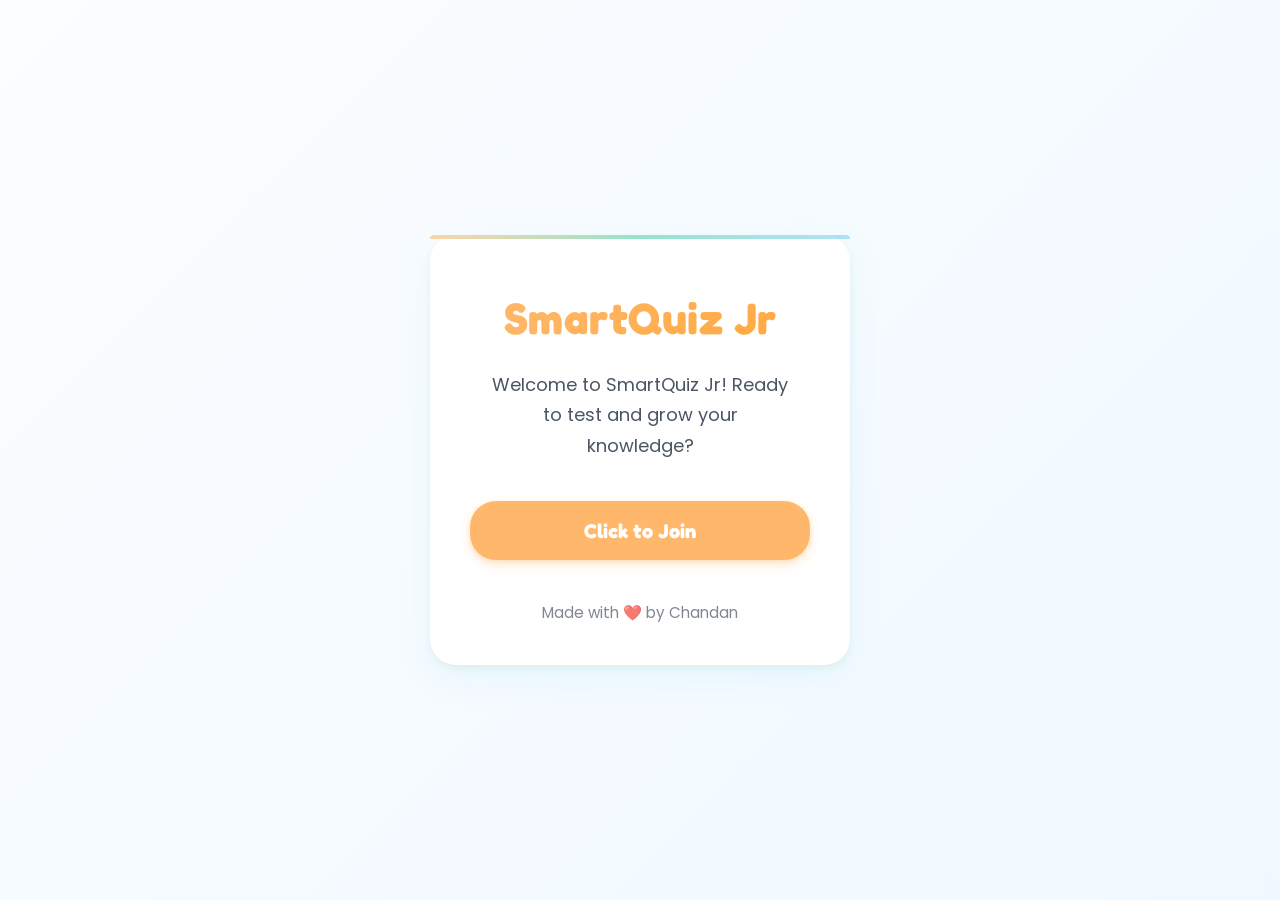
<file: index.html>
<!DOCTYPE html>
<html lang="en">
<head>
  <meta http-equiv="Cache-Control" content="no-store, no-cache, must-revalidate, max-age=0">
  <meta http-equiv="Pragma" content="no-cache">
  <meta http-equiv="Expires" content="0">
  <meta charset="UTF-8">
  <meta name="viewport" content="width=device-width, initial-scale=1.0">
  <title>Smart Quiz</title>
  <link rel="stylesheet" href="static/css/styles.css">
  <link href="https://fonts.googleapis.com/css2?family=Baloo+Bhai&family=Fredoka+One&family=Poppins&family=Quicksand&display=swap" rel="stylesheet">

</head>
<body>
  <div class="card">
    <div class="logo">SmartQuiz Jr</div>
    <div class="tagline">Welcome to SmartQuiz Jr! Ready to test and grow your knowledge?</div>
    <a href="templates/join.html" style="width: 100%; text-decoration: none;">
      <button class="join-btn">Click to Join</button>
    </a>
    <div class="footer">Made with ❤️ by Chandan</div>
  </div>
</body>
</html>
</file>
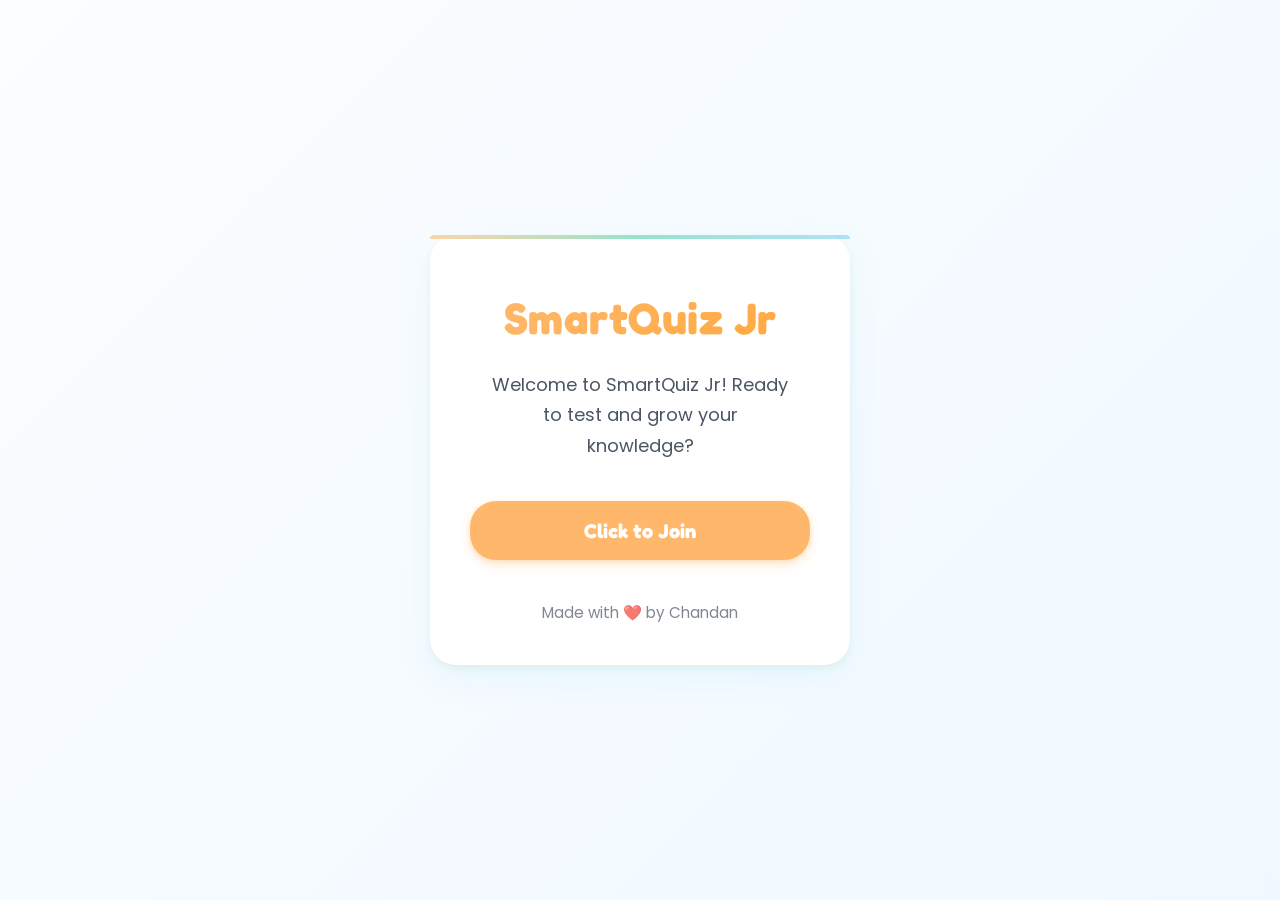
<file: templates/index.html>
<!-- templates/index.html -->
<!DOCTYPE html>
<html lang="en">

<head>
  <meta http-equiv="Cache-Control" content="no-store, no-cache, must-revalidate, max-age=0">
  <meta http-equiv="Pragma" content="no-cache">
  <meta http-equiv="Expires" content="0">
  <meta charset="UTF-8">
  <meta name="viewport" content="width=device-width, initial-scale=1.0">
  <title>Smart Quiz</title>
  <link rel="stylesheet" href="../static/css/styles.css">
  <link
    href="https://fonts.googleapis.com/css2?family=Baloo+Bhai&family=Fredoka+One&family=Poppins&family=Quicksand&display=swap"
    rel="stylesheet">

</head>

<body>
  <div class="card">
    <div class="logo">SmartQuiz Jr</div>
    <div class="tagline">Welcome to SmartQuiz Jr! Ready to test and grow your knowledge?</div>
    <a href="join.html" style="width: 100%; text-decoration: none;">
      <button class="join-btn">Click to Join</button>
    </a>
    <div class="footer">Made with ❤️ by Chandan</div>
  </div>
  <script>
    // Add to your JS file or <script> tag
    document.querySelector('.join-btn').addEventListener('click', function (e) {
      // Trigger bloom animation
      this.classList.add('blooming');

      // Haptic feedback (mobile only)
      if (navigator.vibrate) {
        navigator.vibrate(10);
      }

      // Remove class after animation completes
      setTimeout(() => {
        this.classList.remove('blooming');
      }, 350);
    });

  </script>
</body>

</html>
</file>
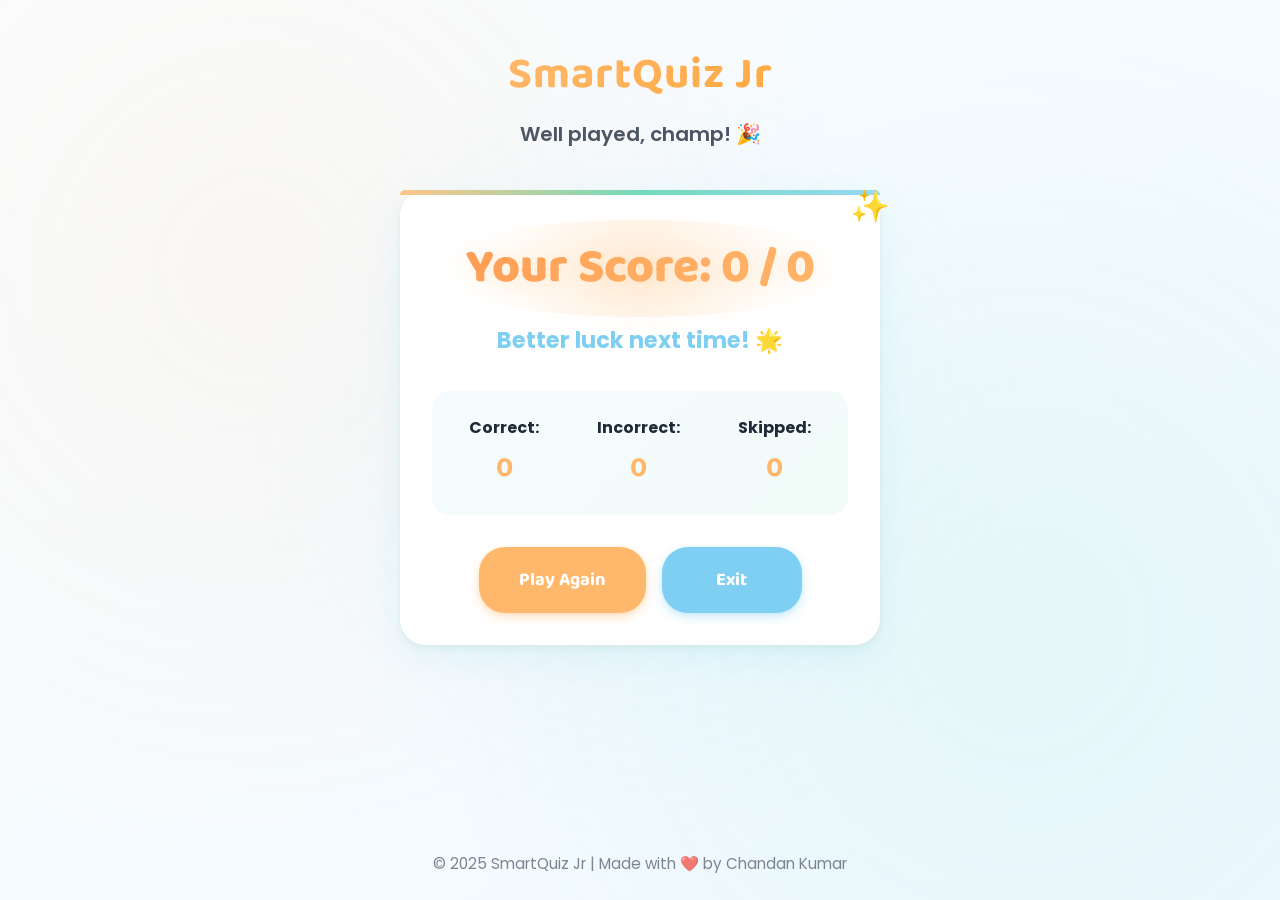
<file: templates/score.html>
<!-- score.html -->
<!DOCTYPE html>
<html lang="en">

<head>
  <meta http-equiv="Cache-Control" content="no-store, no-cache, must-revalidate, max-age=0">
  <meta http-equiv="Pragma" content="no-cache">
  <meta http-equiv="Expires" content="0">

  <meta charset="UTF-8" />
  <meta name="viewport" content="width=device-width, initial-scale=1" />
  <title>SmartQuiz Jr – Your Score</title>
  <link href="https://fonts.googleapis.com/css2?family=Baloo+Bhai&family=Fredoka+One&family=Poppins&family=Quicksand&display=swap" rel="stylesheet" />
  <link href="https://fonts.googleapis.com/css2?family=Baloo+2:wght@600;700;800&family=Poppins:wght@400;600;700&display=swap" rel="stylesheet">
  <link rel="stylesheet" href="/static/css/score.css" />
</head>

<body>
  <header class="score-header">
    <div class="logo">SmartQuiz Jr</div>
    <p class="tagline">Well played, champ! 🎉</p>
  </header>

  <main class="result-card">
    <h1 class="score-display" id="score-display">Your Score: 0 / 0</h1>

    <p class="performance-summary" id="performance-summary">Loading your summary...</p>

    <section class="detailed-breakdown" id="detailed-breakdown" aria-label="Detailed Score Breakdown">
      <div><strong>Correct:</strong> <span id="correct-count">0</span></div>
      <div><strong>Incorrect:</strong> <span id="incorrect-count">0</span></div>
      <div><strong>Skipped:</strong> <span id="skipped-count">0</span></div>
    </section>

    <!-- Optional leaderboard placeholder -->
    <section class="leaderboard" id="leaderboard" aria-label="Leaderboard" hidden>
      <h2>Top Players</h2>
      <ol id="leaderboard-list">
        <!-- Leaderboard entries go here -->
      </ol>
    </section>

    <div class="action-buttons">
      <button id="play-again-btn">Play Again</button>
      <button id="exit-btn">Exit</button>
      <!-- Optional share button -->
      <!-- <button id="share-btn">Share Result</button> -->
    </div>
  </main>

  <footer class="score-footer">
    © 2025 SmartQuiz Jr | Made with ❤️ by Chandan Kumar
  </footer>

  <script src="/static/js/score.js?v=${new Date().getTime()}"></script>
</body>

</html>
</file>
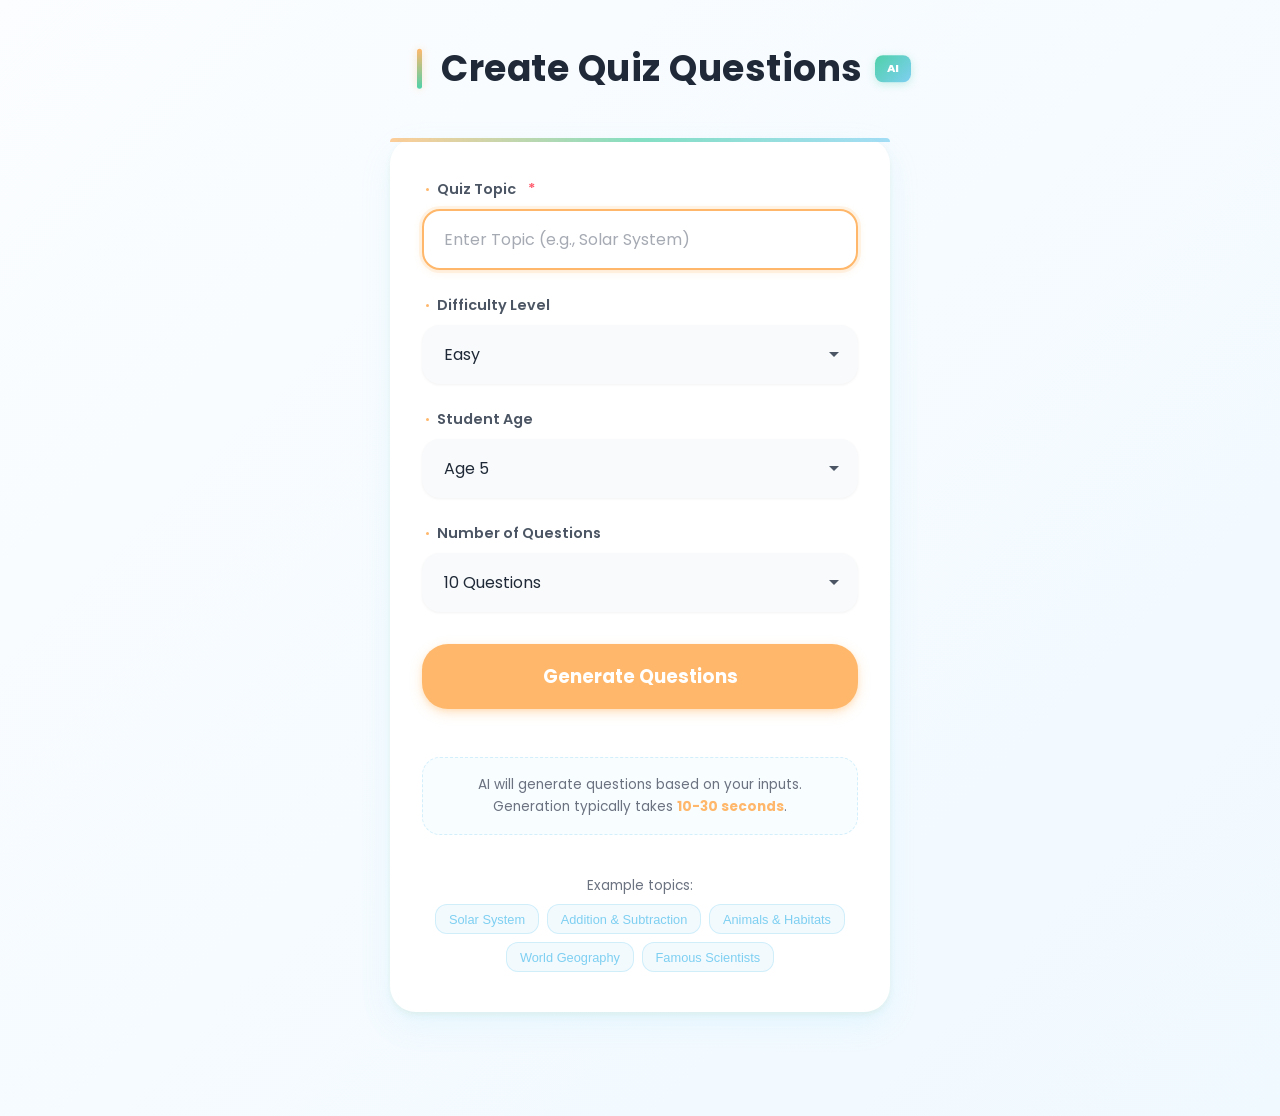
<file: templates/teacher_generate.html>
<!-- teacher_generate.html -->
<!DOCTYPE html>
<html>

<head>
    <title>Generate Quiz - SmartQuiz Jr</title>
    <link href="https://fonts.googleapis.com/css2?family=Poppins:wght@400;600&display=swap" rel="stylesheet" />
    <link rel="stylesheet" href="../static/css/teacher_generate.css">
</head>

<body>

    <h2>Create Quiz Questions</h2>

    <div class="form">
        <input type="text" id="topic-input" placeholder="Enter Topic (e.g., Solar System)">

        <select id="difficulty-input">
            <option value="easy">Easy</option>
            <option value="medium">Medium</option>
            <option value="hard">Hard</option>
        </select>

        <select id="age-input">
            <option value="5">Age 5</option>
            <option value="6">Age 6</option>
            <option value="7">Age 7</option>
            <option value="8">Age 8</option>
            <option value="9">Age 9</option>
            <option value="10">Age 10</option>
        </select>

        <!-- Added Number of Questions dropdown -->
        <select id="questions-input">
            <option value="5">5 Questions</option>
            <option value="10" selected>10 Questions</option>
            <option value="15">15 Questions</option>
            <option value="20">20 Questions</option>
        </select>


        <button id="generate-btn">Generate Questions</button>
    </div>

    <div id="status"></div>

    <script src="../static/js/teacher_generate.js?v=1"></script>

</body>

</html>
</file>
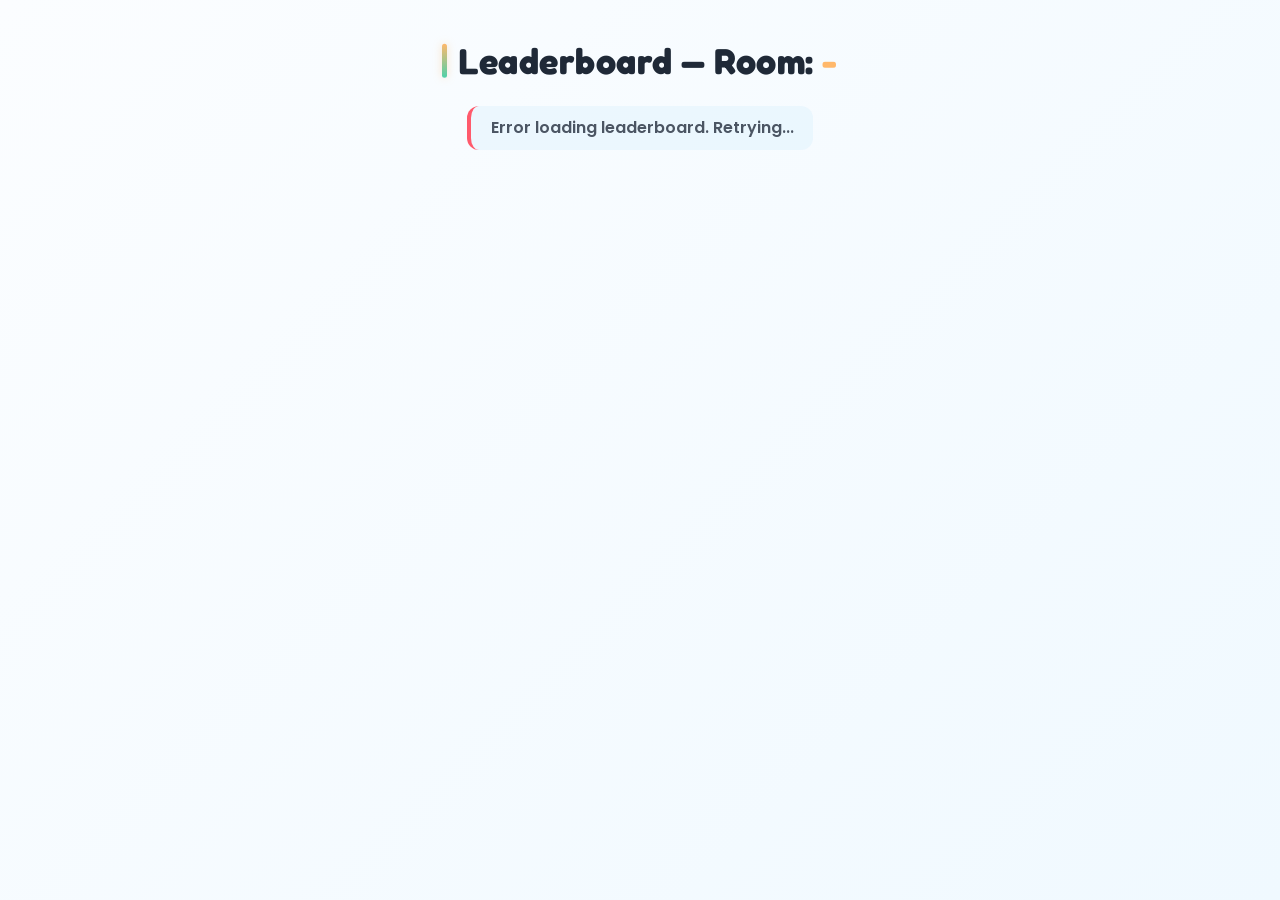
<file: templates/teacher_leaderboard.html>
<!-- teacher_leaderboard.html -->
<!DOCTYPE html>
<html>

<head>
  <meta http-equiv="Cache-Control" content="no-store, no-cache, must-revalidate, max-age=0">
  <meta http-equiv="Pragma" content="no-cache">
  <meta http-equiv="Expires" content="0">

  <meta charset="utf-8" />
  <title>Teacher - Leaderboard</title>
  <link href="https://fonts.googleapis.com/css2?family=Baloo+Bhai&family=Fredoka+One&family=Poppins&family=Quicksand&display=swap" rel="stylesheet" />
  <link rel="stylesheet" href="../static/css/teacher_leaderboard.css">
</head>

<body>
  <h1>Leaderboard — Room: <span id="room"></span></h1>
  <p id="status">Loading...</p>
  <table id="leader-table" hidden>
    <thead>
      <tr>
        <th>#</th>
        <th>Student</th>
        <th>Score</th>
        <th>Time (s)</th>
        <th>Submitted At</th>
      </tr>
    </thead>
    <tbody></tbody>
  </table>

  <script src="../static/js/teacher_leaderboard.js?v=${new Date().getTime()}"></script>
</body>

</html>
</file>
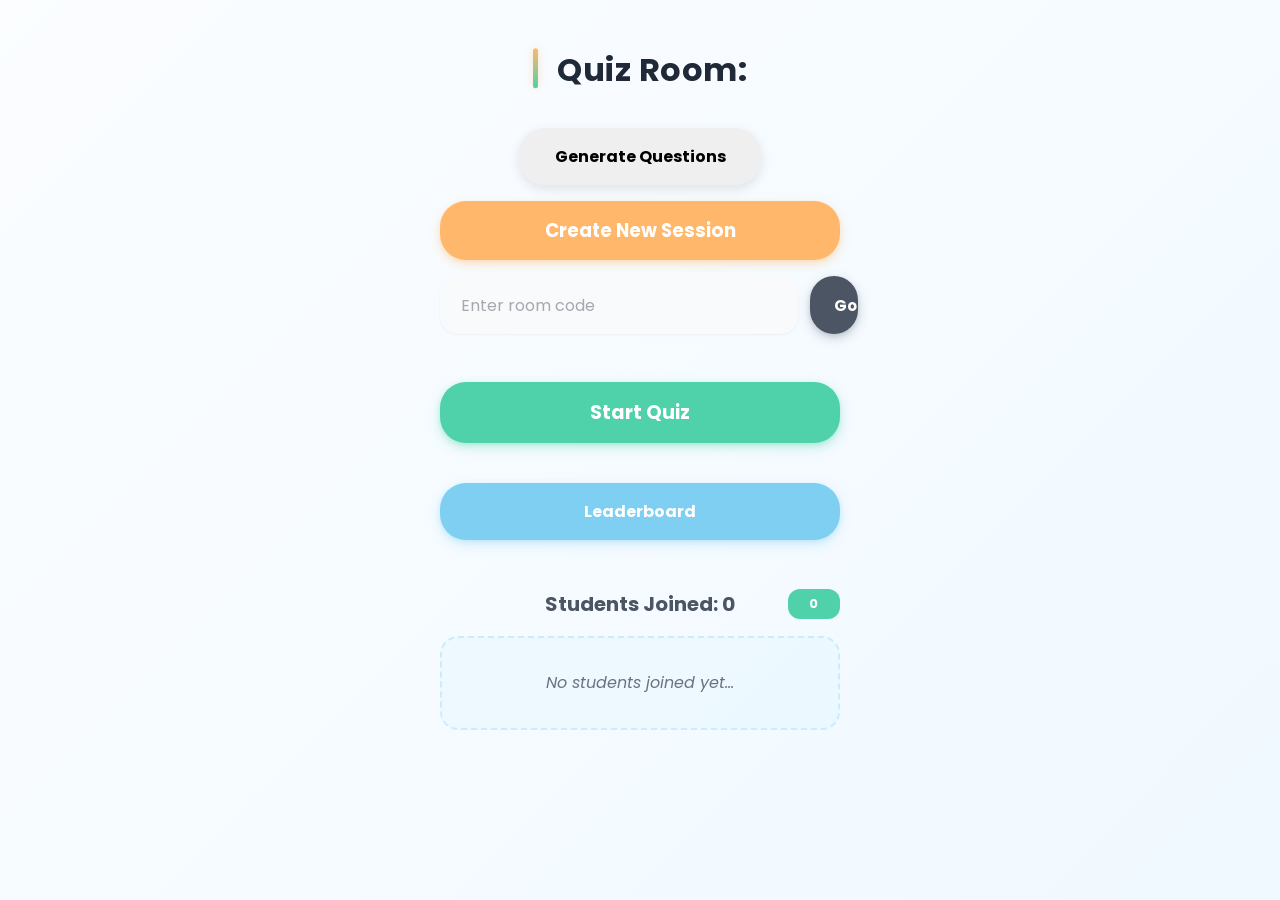
<file: templates/teacher_start.html>
<!-- teacher_start.html -->
<!DOCTYPE html>
<html>

<head>
    <meta http-equiv="Cache-Control" content="no-store, no-cache, must-revalidate, max-age=0">
    <meta http-equiv="Pragma" content="no-cache">
    <meta http-equiv="Expires" content="0">

    <title>Start Quiz - SmartQuiz Jr</title>
    <link
        href="https://fonts.googleapis.com/css2?family=Baloo+Bhai&family=Fredoka+One&family=Poppins&family=Quicksand&display=swap"
        rel="stylesheet" />
    <link rel="stylesheet" href="../static/css/teacher_start.css">
</head>

<body>

    <h2>Quiz Room: <span id="room"></span></h2>
    <!-- <input type="text" id="topic-input" placeholder="Enter Topic (e.g., Solar System)" /> -->
    <button id="go-to-generate-btn">Generate Questions</button>
    <button id="create-session-btn">Create New Session</button>
    <div>
        <input type="text" id="room-input" placeholder="Enter room code">
        <button onclick="setRoom()">Go To Room</button>
    </div>

    <button id="start-btn">Start Quiz</button>

    <button id="leaderboard-btn">Leaderboard</button>

    <h3>Students Joined:</h3>
    <ul id="students-list"></ul>

    <script src="../static/js/teacher_start.js?v=${new Date().getTime()}"></script>
</body>

</html>
</file>
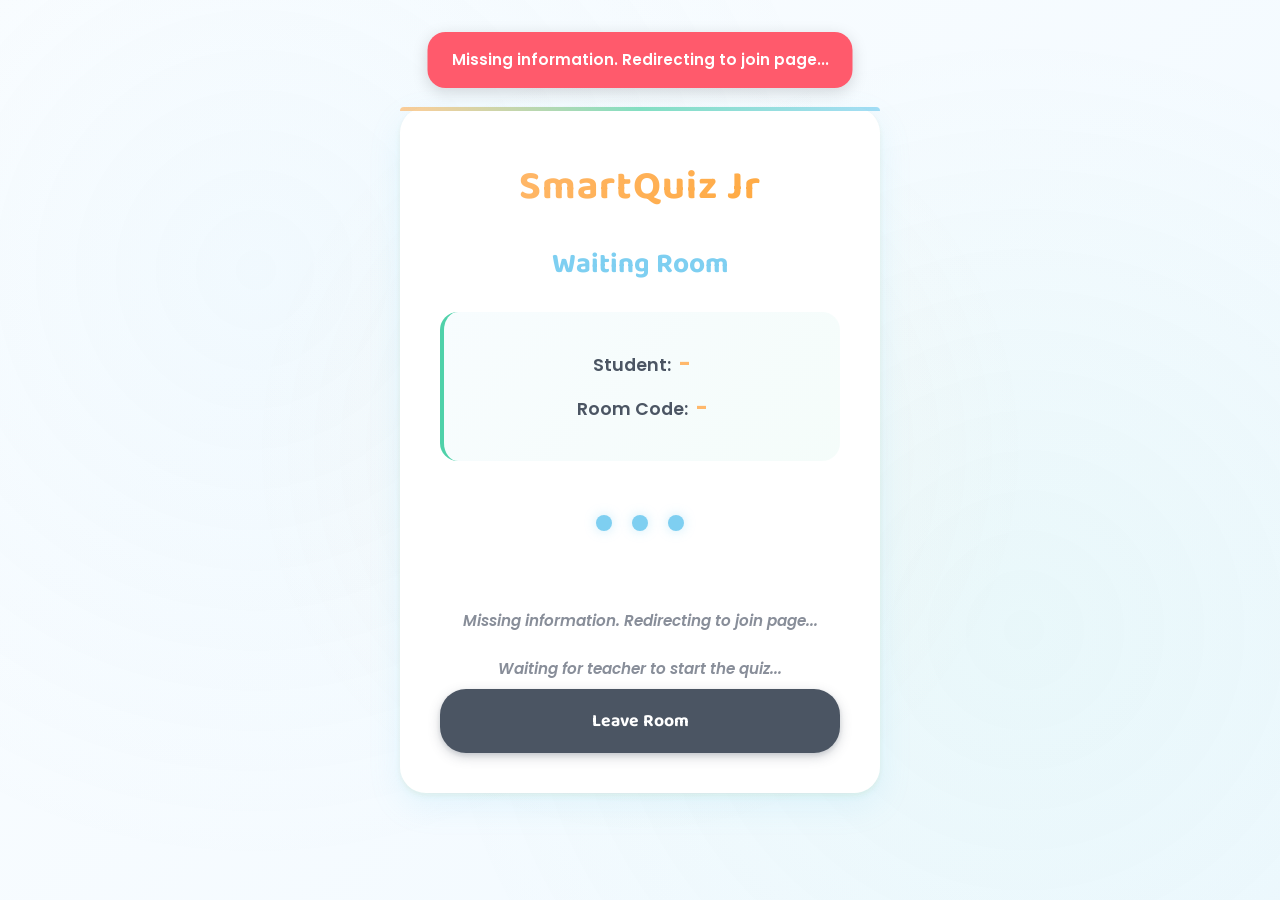
<file: templates/waiting_room.html>
<!-- waiting_room.html -->
<!DOCTYPE html>
<html lang="en">

<head>
    <meta http-equiv="Cache-Control" content="no-store, no-cache, must-revalidate, max-age=0">
    <meta http-equiv="Pragma" content="no-cache">
    <meta http-equiv="Expires" content="0">

    <meta charset="UTF-8">
    <meta name="viewport" content="width=device-width, initial-scale=1.0">
    <title>Waiting Room</title>
    <link
        href="https://fonts.googleapis.com/css2?family=Baloo+Bhai&family=Fredoka+One&family=Poppins&family=Quicksand&display=swap"
        rel="stylesheet" />
    <link href="https://fonts.googleapis.com/css2?family=Baloo+2:wght@600;700;800&family=Poppins:wght@400;600;700&display=swap" rel="stylesheet">
    <link rel="stylesheet" href="../static/css/waiting_room.css">
</head>

<body>
    <main class="waiting-card">
        <div class="logo">SnartQuiz Jr</div>
        <h2 class="room-title">Waiting Room</h2>
        <div class="info-section">
            <div class="info-text">
                <span id="display-username">
                    Student: &nbsp;<strong></strong>
                </span>
            </div>
            <div class="info-text">
                <span id="display-room">
                    Room Code: &nbsp;<strong></strong>
                </span>
            </div>
        </div>
        <div class="waiting-indicator">
            <div class="dot"></div>
            <div class="dot"></div>
            <div class="dot"></div>
        </div>
        <button class="leave-btn" onclick="window.location.href='join.html'">Leave Room</button>
    </main>
    <script src="../static/js/waiting_room.js?v=${new Date().getTime()}"></script>
</body>

</html>
</file>
<file: static/css/styles.css>
/* styles.css */
:root {
  /* Lumen Color Palette */
  --lumen-amber: #FFB86B;
  --verde-calm: #4FD1A9;
  --sky-chalk: #7ECFF1;
  
  /* Neutrals */
  --dark-text: #1F2937;
  --mid-text: #4B5563;
  --surface: #FBFDFF;
  --frost: rgba(255, 255, 255, 0.66);
  
  /* Semantic Colors */
  --success: #29C36A;
  --warning: #FF9A52;
  --error: #FF5A6C;
  
  /* Shape & Radius System */
  --radius-friendly: 18px;
  --radius-soft: 26px;
  
  /* Motion System */
  --duration-micro: 140ms;
  --duration-small: 220ms;
  --duration-medium: 350ms;
  --duration-page: 300ms;
  --easing-soft-spring: cubic-bezier(.2, .9, .2, 1);
  --easing-gentle: cubic-bezier(.4, 0, .2, 1);
  
  /* Typography Scale */
  --font-kid-heading: 'Baloo 2', 'Fredoka One', 'Baloo Bhai', cursive;
  --font-kid-body: 'Poppins', 'Quicksand', sans-serif;
  --font-neutral: 'Inter', 'Nunito Sans', sans-serif;
}

/* Reduced Motion Support */
@media (prefers-reduced-motion: reduce) {
  :root {
    --duration-micro: 0ms;
    --duration-small: 0ms;
    --duration-medium: 0ms;
    --duration-page: 0ms;
  }
  
  *,
  *::before,
  *::after {
    animation-duration: 0.01ms !important;
    animation-iteration-count: 1 !important;
    transition-duration: 0.01ms !important;
  }
}

/* ========================================
   2. Base & Reset
   ======================================== */
* {
  margin: 0;
  padding: 0;
  box-sizing: border-box;
}

body {
  background: linear-gradient(135deg, #FBFDFF 0%, #F0F9FF 100%);
  margin: 0;
  min-height: 100vh;
  display: flex;
  align-items: center;
  justify-content: center;
  font-family: var(--font-kid-body);
  color: var(--dark-text);
  line-height: 1.6;
  -webkit-font-smoothing: antialiased;
  -moz-osx-font-smoothing: grayscale;
  overflow-x: hidden;
}

/* ========================================
   3. Card Component
   ======================================== */
.card {
  background: #FFFFFF;
  padding: 3rem 2.5rem 2.5rem 2.5rem;
  border-radius: var(--radius-soft);
  box-shadow: 
    0 4px 6px rgba(79, 209, 169, 0.08),
    0 12px 32px rgba(126, 207, 241, 0.12),
    0 2px 4px rgba(255, 184, 107, 0.06);
  display: flex;
  flex-direction: column;
  align-items: center;
  min-width: 320px;
  max-width: 90vw;
  width: 420px;
  position: relative;
  animation: cardEnter var(--duration-page) var(--easing-soft-spring) forwards;
  transform-origin: center center;
}

/* Card entrance animation */
@keyframes cardEnter {
  from {
    opacity: 0;
    transform: translateY(12px) scale(0.985);
  }
  to {
    opacity: 1;
    transform: translateY(0) scale(1);
  }
}

/* Decorative accent - subtle Lumen touch */
.card::before {
  content: '';
  position: absolute;
  top: 0;
  left: 0;
  right: 0;
  height: 4px;
  background: linear-gradient(90deg, var(--lumen-amber) 0%, var(--verde-calm) 50%, var(--sky-chalk) 100%);
  border-radius: var(--radius-soft) var(--radius-soft) 0 0;
  opacity: 0.6;
}

/* ========================================
   4. Logo Component
   ======================================== */
.logo {
  font-family: var(--font-kid-heading);
  font-size: 2.75rem;
  font-weight: 700;
  background: linear-gradient(135deg, var(--lumen-amber) 0%, #FFA940 100%);
  -webkit-background-clip: text;
  -webkit-text-fill-color: transparent;
  background-clip: text;
  letter-spacing: 0.5px;
  margin-bottom: 1rem;
  text-align: center;
  position: relative;
  animation: logoGlow 3s ease-in-out infinite;
}

/* Subtle glow animation for logo */
@keyframes logoGlow {
  0%, 100% {
    filter: drop-shadow(0 2px 8px rgba(255, 184, 107, 0.3));
  }
  50% {
    filter: drop-shadow(0 2px 12px rgba(255, 184, 107, 0.5));
  }
}

/* ========================================
   5. Tagline Component
   ======================================== */
.tagline {
  font-family: var(--font-kid-body);
  font-size: 1.125rem;
  font-weight: 400;
  color: var(--mid-text);
  margin-bottom: 2rem;
  text-align: center;
  line-height: 1.7;
  max-width: 90%;
}

/* ========================================
   6. Lumen Bloom Button (Signature Moment)
   ======================================== */
.join-btn {
  width: 100%;
  padding: 1.1rem 2rem;
  background: var(--lumen-amber);
  color: #FFFFFF;
  font-family: var(--font-kid-heading);
  font-size: 1.25rem;
  font-weight: 700;
  border: none;
  border-radius: var(--radius-soft);
  margin-top: 0.5rem;
  cursor: pointer;
  box-shadow: 
    0 4px 12px rgba(255, 184, 107, 0.35),
    0 2px 4px rgba(255, 184, 107, 0.2);
  transition: 
    transform var(--duration-micro) var(--easing-soft-spring),
    box-shadow var(--duration-small) var(--easing-gentle);
  position: relative;
  overflow: hidden;
  isolation: isolate;
  will-change: transform;
}

/* Lumen Bloom: Radial glow layer */
.join-btn::before {
  content: '';
  position: absolute;
  top: 50%;
  left: 50%;
  width: 0;
  height: 0;
  border-radius: 50%;
  background: radial-gradient(circle, rgba(255, 255, 255, 0.4) 0%, transparent 70%);
  transform: translate(-50%, -50%);
  opacity: 0;
  pointer-events: none;
  z-index: -1;
}

/* Hover state - gentle lift */
.join-btn:hover {
  transform: translateY(-2px) scale(1.01);
  box-shadow: 
    0 6px 20px rgba(255, 184, 107, 0.45),
    0 3px 8px rgba(255, 184, 107, 0.3);
}

/* Focus state - accessibility */
.join-btn:focus-visible {
  outline: 3px solid var(--lumen-amber);
  outline-offset: 4px;
  box-shadow: 
    0 0 0 4px rgba(255, 184, 107, 0.2),
    0 6px 20px rgba(255, 184, 107, 0.45);
}

/* Active state - Lumen Bloom trigger */
.join-btn:active {
  transform: translateY(0) scale(0.98);
  transition-duration: 80ms;
}

/* Lumen Bloom Animation */
@keyframes lumenBloom {
  0% {
    width: 0;
    height: 0;
    opacity: 0;
  }
  30% {
    opacity: 1;
  }
  100% {
    width: 400px;
    height: 400px;
    opacity: 0;
  }
}

.join-btn.blooming::before {
  animation: lumenBloom var(--duration-medium) var(--easing-soft-spring) forwards;
}

/* ========================================
   7. Footer Component
   ======================================== */
.footer {
  margin-top: 2.5rem;
  font-family: var(--font-kid-body);
  font-size: 0.95rem;
  font-weight: 400;
  color: var(--mid-text);
  text-align: center;
  user-select: none;
  opacity: 0.7;
}

/* ========================================
   8. Responsive Design
   ======================================== */
@media (max-width: 490px) {
  .card {
    width: 95vw;
    padding: 2rem 1.5rem 1.8rem 1.5rem;
    min-width: unset;
  }
  
  .logo {
    font-size: 2rem;
    margin-bottom: 0.75rem;
  }
  
  .tagline {
    font-size: 1rem;
    margin-bottom: 1.5rem;
  }
  
  .join-btn {
    font-size: 1.1rem;
    padding: 1rem 1.5rem;
  }
  
  .footer {
    font-size: 0.875rem;
    margin-top: 2rem;
  }
}

@media (max-width: 360px) {
  .card {
    padding: 1.5rem 1.25rem;
  }
  
  .logo {
    font-size: 1.75rem;
  }
  
  .tagline {
    font-size: 0.95rem;
  }
  
  .join-btn {
    font-size: 1rem;
    padding: 0.9rem 1.25rem;
  }
}

/* ========================================
   9. Accessibility Enhancements
   ======================================== */

/* High contrast mode support */
@media (prefers-contrast: high) {
  .card {
    border: 2px solid var(--dark-text);
  }
  
  .join-btn {
    border: 2px solid var(--dark-text);
  }
}

/* ========================================
   10. Performance Optimizations
   ======================================== */

/* GPU acceleration hints */
.join-btn,
.card {
  transform: translateZ(0);
  backface-visibility: hidden;
  perspective: 1000px;
}

/* ========================================
   11. Utility Classes (for future use)
   ======================================== */

/* Lumen Accent Classes */
.lumen-accent {
  color: var(--lumen-amber);
}

.verde-accent {
  color: var(--verde-calm);
}

.sky-accent {
  color: var(--sky-chalk);
}

/* Screen reader only */
.sr-only {
  position: absolute;
  width: 1px;
  height: 1px;
  padding: 0;
  margin: -1px;
  overflow: hidden;
  clip: rect(0, 0, 0, 0);
  white-space: nowrap;
  border-width: 0;
}
</file>
<file: static/css/score.css>
/* score.css */
:root {
  /* Lumen Color Palette */
  --lumen-amber: #FFB86B;
  --verde-calm: #4FD1A9;
  --sky-chalk: #7ECFF1;

  /* Neutrals */
  --dark-text: #1F2937;
  --mid-text: #4B5563;
  --light-text: #6B7280;
  --surface: #FBFDFF;

  /* Semantic */
  --success: #29C36A;
  --warning: #FF9A52;
  --error: #FF5A6C;

  /* Shape System */
  --radius-friendly: 18px;
  --radius-soft: 26px;

  /* Motion System */
  --duration-micro: 140ms;
  --duration-small: 220ms;
  --duration-medium: 350ms;
  --duration-celebration: 600ms;
  --easing-soft-spring: cubic-bezier(.2, .9, .2, 1);
  --easing-bounce: cubic-bezier(.68, -.55, .265, 1.55);

  /* Typography */
  --font-kid-heading: 'Baloo 2', 'Fredoka One', 'Baloo Bhai', cursive;
  --font-kid-body: 'Poppins', 'Quicksand', sans-serif;
}

/* Reduced Motion Support */
@media (prefers-reduced-motion: reduce) {
  :root {
    --duration-micro: 0ms;
    --duration-small: 0ms;
    --duration-medium: 0ms;
    --duration-celebration: 0ms;
  }

  *,
  *::before,
  *::after {
    animation-duration: 0.01ms !important;
    animation-iteration-count: 1 !important;
    transition-duration: 0.01ms !important;
  }
}

/* ========================================
   2. Base Styles
   ======================================== */
* {
  margin: 0;
  padding: 0;
  box-sizing: border-box;
}

body {
  margin: 0;
  min-height: 100vh;
  background: linear-gradient(135deg, #FBFDFF 0%, #F0F9FF 100%);
  font-family: var(--font-kid-body);
  color: var(--dark-text);
  display: flex;
  flex-direction: column;
  align-items: center;
  line-height: 1.6;
  -webkit-font-smoothing: antialiased;
  -moz-osx-font-smoothing: grayscale;
  position: relative;
  overflow-x: hidden;
}

/* Celebratory background particles */
body::before {
  content: '';
  position: fixed;
  top: 0;
  left: 0;
  right: 0;
  bottom: 0;
  background: 
    radial-gradient(circle at 20% 30%, rgba(255, 184, 107, 0.08) 0%, transparent 50%),
    radial-gradient(circle at 80% 70%, rgba(79, 209, 169, 0.08) 0%, transparent 50%),
    radial-gradient(circle at 50% 50%, rgba(126, 207, 241, 0.08) 0%, transparent 50%);
  pointer-events: none;
  z-index: -1;
  animation: ambientShift 8s ease-in-out infinite alternate;
}

@keyframes ambientShift {
  0% { opacity: 0.3; }
  100% { opacity: 0.6; }
}

/* ========================================
   3. Header Component
   ======================================== */
.score-header {
  text-align: center;
  padding: 2.5rem 1rem 1.5rem 1rem;
  user-select: none;
  animation: headerSlideDown var(--duration-medium) var(--easing-soft-spring);
}

@keyframes headerSlideDown {
  from {
    opacity: 0;
    transform: translateY(-20px);
  }
  to {
    opacity: 1;
    transform: translateY(0);
  }
}

.score-header .logo {
  font-family: var(--font-kid-heading);
  font-size: 2.75rem;
  font-weight: 700;
  background: linear-gradient(135deg, var(--lumen-amber) 0%, #FFA940 100%);
  -webkit-background-clip: text;
  -webkit-text-fill-color: transparent;
  background-clip: text;
  letter-spacing: 1px;
  margin-bottom: 0.5rem;
  animation: logoGlowCelebrate 3s ease-in-out infinite;
}

@keyframes logoGlowCelebrate {
  0%, 100% {
    filter: drop-shadow(0 2px 8px rgba(255, 184, 107, 0.4));
  }
  50% {
    filter: drop-shadow(0 2px 16px rgba(255, 184, 107, 0.7));
  }
}

.score-header .tagline {
  font-family: var(--font-kid-body);
  font-size: 1.25rem;
  font-weight: 600;
  color: var(--mid-text);
  margin-top: 0;
  animation: taglineFadeIn 0.5s var(--easing-soft-spring) 0.2s backwards;
}

@keyframes taglineFadeIn {
  from {
    opacity: 0;
    transform: translateY(10px);
  }
  to {
    opacity: 1;
    transform: translateY(0);
  }
}

/* ========================================
   4. Result Card Component
   ======================================== */
.result-card {
  background: #FFFFFF;
  max-width: 480px;
  width: 92vw;
  margin: 1rem auto 3rem auto;
  border-radius: var(--radius-soft);
  padding: 2.5rem 2rem 2rem 2rem;
  box-shadow: 
    0 4px 6px rgba(79, 209, 169, 0.08),
    0 12px 32px rgba(126, 207, 241, 0.15),
    0 2px 4px rgba(255, 184, 107, 0.1);
  text-align: center;
  position: relative;
  animation: cardPopIn var(--duration-celebration) var(--easing-bounce) 0.3s backwards;
}

@keyframes cardPopIn {
  0% {
    opacity: 0;
    transform: scale(0.8) translateY(30px);
  }
  70% {
    transform: scale(1.05) translateY(-5px);
  }
  100% {
    opacity: 1;
    transform: scale(1) translateY(0);
  }
}

/* Decorative top accent stripe */
.result-card::before {
  content: '';
  position: absolute;
  top: 0;
  left: 0;
  right: 0;
  height: 5px;
  background: linear-gradient(90deg, var(--lumen-amber) 0%, var(--verde-calm) 50%, var(--sky-chalk) 100%);
  border-radius: var(--radius-soft) var(--radius-soft) 0 0;
  opacity: 0.8;
}

/* Floating celebration particles */
.result-card::after {
  content: '✨';
  position: absolute;
  top: -10px;
  right: -10px;
  font-size: 2rem;
  animation: floatSparkle 3s ease-in-out infinite;
  pointer-events: none;
}

@keyframes floatSparkle {
  0%, 100% {
    transform: translateY(0) rotate(0deg);
    opacity: 0.7;
  }
  50% {
    transform: translateY(-10px) rotate(15deg);
    opacity: 1;
  }
}

/* ========================================
   5. Score Display (Signature Lumen Moment)
   ======================================== */
.score-display {
  font-family: var(--font-kid-heading);
  font-size: 3rem;
  font-weight: 800;
  margin-bottom: 1rem;
  background: linear-gradient(135deg, var(--lumen-amber) 0%, var(--verde-calm) 100%);
  -webkit-background-clip: text;
  -webkit-text-fill-color: transparent;
  background-clip: text;
  position: relative;
  animation: scoreReveal var(--duration-celebration) var(--easing-soft-spring) 0.5s backwards;
  text-shadow: none;
  filter: drop-shadow(0 2px 12px rgba(255, 184, 107, 0.3));
}

@keyframes scoreReveal {
  0% {
    opacity: 0;
    transform: scale(0.5);
    filter: blur(10px);
  }
  60% {
    transform: scale(1.1);
  }
  100% {
    opacity: 1;
    transform: scale(1);
    filter: blur(0);
  }
}

/* Lumen glow pulse for score */
.score-display::before {
  content: '';
  position: absolute;
  inset: -10px;
  background: radial-gradient(circle, rgba(255, 184, 107, 0.2) 0%, transparent 70%);
  border-radius: 50%;
  animation: scoreGlowPulse 2s ease-in-out infinite;
  z-index: -1;
}

@keyframes scoreGlowPulse {
  0%, 100% {
    opacity: 0.5;
    transform: scale(0.9);
  }
  50% {
    opacity: 1;
    transform: scale(1.2);
  }
}

/* ========================================
   6. Performance Summary
   ======================================== */
.performance-summary {
  font-family: var(--font-kid-body);
  font-size: 1.4rem;
  font-weight: 700;
  color: var(--verde-calm);
  margin-bottom: 2rem;
  animation: summaryFadeIn 0.4s var(--easing-soft-spring) 0.8s backwards;
}

@keyframes summaryFadeIn {
  from {
    opacity: 0;
    transform: translateY(15px);
  }
  to {
    opacity: 1;
    transform: translateY(0);
  }
}

/* ========================================
   7. Detailed Breakdown
   ======================================== */
.detailed-breakdown {
  display: flex;
  justify-content: space-around;
  margin-bottom: 2rem;
  padding: 1.5rem 1rem;
  background: linear-gradient(135deg, rgba(126, 207, 241, 0.08) 0%, rgba(79, 209, 169, 0.08) 100%);
  border-radius: var(--radius-friendly);
  gap: 1rem;
  animation: breakdownSlideUp 0.5s var(--easing-soft-spring) 1s backwards;
}

@keyframes breakdownSlideUp {
  from {
    opacity: 0;
    transform: translateY(20px);
  }
  to {
    opacity: 1;
    transform: translateY(0);
  }
}

.detailed-breakdown div {
  font-family: var(--font-kid-body);
  font-size: 1rem;
  font-weight: 600;
  color: var(--dark-text);
  user-select: none;
  display: flex;
  flex-direction: column;
  gap: 0.3rem;
}

.detailed-breakdown span {
  font-family: var(--font-kid-heading);
  font-size: 1.8rem;
  color: var(--lumen-amber);
  font-weight: 700;
}

/* ========================================
   8. Leaderboard Section (Optional)
   ======================================== */
.leaderboard {
  margin-bottom: 2rem;
  padding: 1.5rem;
  background: rgba(255, 255, 255, 0.5);
  border-radius: var(--radius-friendly);
  border: 2px dashed var(--sky-chalk);
}

.leaderboard h2 {
  font-family: var(--font-kid-heading);
  font-size: 1.5rem;
  color: var(--dark-text);
  margin-bottom: 1rem;
}

#leaderboard-list {
  list-style-position: inside;
  text-align: left;
  padding-left: 0;
}

#leaderboard-list li {
  font-family: var(--font-kid-body);
  padding: 0.5rem;
  border-bottom: 1px solid rgba(126, 207, 241, 0.2);
}

/* ========================================
   9. Action Buttons
   ======================================== */
.action-buttons {
  display: flex;
  justify-content: center;
  gap: 1rem;
  flex-wrap: wrap;
  animation: buttonsFadeIn 0.5s var(--easing-soft-spring) 1.2s backwards;
}

@keyframes buttonsFadeIn {
  from {
    opacity: 0;
    transform: translateY(15px);
  }
  to {
    opacity: 1;
    transform: translateY(0);
  }
}

.action-buttons button {
  padding: 1.1rem 2.5rem;
  background: var(--lumen-amber);
  color: #FFFFFF;
  font-family: var(--font-kid-heading);
  font-size: 1.15rem;
  font-weight: 700;
  border: none;
  border-radius: var(--radius-soft);
  cursor: pointer;
  box-shadow: 
    0 4px 12px rgba(255, 184, 107, 0.35),
    0 2px 4px rgba(255, 184, 107, 0.2);
  transition: 
    transform var(--duration-micro) var(--easing-soft-spring),
    background var(--duration-small) var(--easing-soft-spring),
    box-shadow var(--duration-small) var(--easing-soft-spring);
  position: relative;
  overflow: hidden;
  user-select: none;
  min-width: 140px;
}

/* Lumen Bloom effect on buttons */
.action-buttons button::before {
  content: '';
  position: absolute;
  top: 50%;
  left: 50%;
  width: 0;
  height: 0;
  border-radius: 50%;
  background: radial-gradient(circle, rgba(255, 255, 255, 0.4) 0%, transparent 70%);
  transform: translate(-50%, -50%);
  opacity: 0;
  pointer-events: none;
  transition: width var(--duration-medium) var(--easing-soft-spring),
              height var(--duration-medium) var(--easing-soft-spring),
              opacity var(--duration-medium) var(--easing-soft-spring);
}

.action-buttons button:hover {
  transform: translateY(-2px) scale(1.02);
  background: var(--verde-calm);
  box-shadow: 
    0 6px 20px rgba(79, 209, 169, 0.4),
    0 3px 8px rgba(79, 209, 169, 0.25);
}

.action-buttons button:focus-visible {
  outline: 3px solid var(--lumen-amber);
  outline-offset: 4px;
  box-shadow: 
    0 0 0 4px rgba(255, 184, 107, 0.2),
    0 6px 20px rgba(255, 184, 107, 0.45);
}

.action-buttons button:active {
  transform: translateY(0) scale(0.98);
  transition-duration: 80ms;
}

/* Exit button variant */
#exit-btn {
  background: var(--sky-chalk);
  box-shadow: 
    0 4px 12px rgba(126, 207, 241, 0.35),
    0 2px 4px rgba(126, 207, 241, 0.2);
}

#exit-btn:hover {
  background: var(--mid-text);
}

/* ========================================
   10. Footer Component
   ======================================== */
.score-footer {
  margin-top: auto;
  padding: 1.5rem 1rem;
  font-family: var(--font-kid-body);
  font-size: 0.95rem;
  font-weight: 400;
  color: var(--mid-text);
  text-align: center;
  user-select: none;
  opacity: 0.7;
}

/* ========================================
   11. Responsive Design
   ======================================== */
@media (max-width: 520px) {
  .result-card {
    width: 95vw;
    padding: 2rem 1.5rem 1.75rem 1.5rem;
  }

  .score-header .logo {
    font-size: 2.25rem;
  }

  .score-header .tagline {
    font-size: 1.1rem;
  }

  .score-display {
    font-size: 2.5rem;
  }

  .performance-summary {
    font-size: 1.2rem;
  }

  .detailed-breakdown {
    flex-direction: column;
    gap: 1rem;
    padding: 1.25rem 1rem;
  }

  .detailed-breakdown div {
    flex-direction: row;
    justify-content: space-between;
    align-items: center;
  }

  .action-buttons {
    flex-direction: column;
    width: 100%;
  }

  .action-buttons button {
    width: 100%;
    min-width: unset;
  }
}

@media (max-width: 360px) {
  .score-header .logo {
    font-size: 2rem;
  }

  .score-display {
    font-size: 2.2rem;
  }

  .performance-summary {
    font-size: 1.1rem;
  }

  .action-buttons button {
    font-size: 1rem;
    padding: 1rem 2rem;
  }
}

/* ========================================
   12. Accessibility Enhancements
   ======================================== */

/* High contrast mode */
@media (prefers-contrast: high) {
  .result-card {
    border: 2px solid var(--dark-text);
  }

  .action-buttons button {
    border: 2px solid var(--dark-text);
  }
}

/* Screen reader only */
.sr-only {
  position: absolute;
  width: 1px;
  height: 1px;
  padding: 0;
  margin: -1px;
  overflow: hidden;
  clip: rect(0, 0, 0, 0);
  white-space: nowrap;
  border-width: 0;
}

/* ========================================
   13. Performance Optimizations
   ======================================== */

/* GPU acceleration */
.result-card,
.score-display,
.action-buttons button,
.score-header .logo {
  transform: translateZ(0);
  backface-visibility: hidden;
  perspective: 1000px;
}

/* ========================================
   14. Dynamic Performance Classes
   ======================================== */

/* Excellent performance (85%+) */
.result-card.excellent .score-display {
  background: linear-gradient(135deg, var(--success) 0%, var(--verde-calm) 100%);
  -webkit-background-clip: text;
  -webkit-text-fill-color: transparent;
  background-clip: text;
  animation: excellentCelebrate 1s var(--easing-bounce) 0.5s;
}

@keyframes excellentCelebrate {
  0%, 100% { transform: scale(1); }
  25% { transform: scale(1.15) rotate(-5deg); }
  75% { transform: scale(1.15) rotate(5deg); }
}

/* Good performance (60-84%) */
.result-card.good .score-display {
  background: linear-gradient(135deg, var(--lumen-amber) 0%, var(--sky-chalk) 100%);
  -webkit-background-clip: text;
  -webkit-text-fill-color: transparent;
  background-clip: text;
}

/* Needs practice (<60%) */
.result-card.practice .score-display {
  background: linear-gradient(135deg, var(--warning) 0%, var(--lumen-amber) 100%);
  -webkit-background-clip: text;
  -webkit-text-fill-color: transparent;
  background-clip: text;
}

/* ========================================
   15. Print Styles
   ======================================== */
@media print {
  body {
    background: white;
  }

  body::before {
    display: none;
  }

  .result-card {
    box-shadow: none;
    border: 1px solid #E5E7EB;
  }

  .action-buttons {
    display: none;
  }

  .score-footer {
    page-break-after: avoid;
  }
}

/* ========================================
   16. Utility Classes
   ======================================== */

.lumen-accent {
  color: var(--lumen-amber);
}

.verde-accent {
  color: var(--verde-calm);
}

.sky-accent {
  color: var(--sky-chalk);
}

/* Hidden attribute support */
[hidden] {
  display: none !important;
}
</file>
<file: static/css/teacher_generate.css>
/* teacher_generate.css */
:root {
  /* Lumen Color Palette */
  --lumen-amber: #FFB86B;
  --verde-calm: #4FD1A9;
  --sky-chalk: #7ECFF1;

  /* Neutrals */
  --dark-text: #1F2937;
  --mid-text: #4B5563;
  --light-text: #6B7280;
  --surface: #FBFDFF;
  --input-bg: #F9FAFB;

  /* Semantic */
  --success: #29C36A;
  --warning: #FF9A52;
  --error: #FF5A6C;

  /* Shape System */
  --radius-friendly: 18px;
  --radius-soft: 26px;

  /* Motion System */
  --duration-micro: 140ms;
  --duration-small: 220ms;
  --duration-medium: 350ms;
  --easing-soft-spring: cubic-bezier(.2, .9, .2, 1);
  --easing-gentle: cubic-bezier(.4, 0, .2, 1);

  /* Typography */
  --font-kid-heading: 'Baloo 2', 'Fredoka One', 'Baloo Bhai', cursive;
  --font-neutral: 'Inter', 'Nunito Sans', 'Poppins', sans-serif;
}

/* Reduced Motion Support */
@media (prefers-reduced-motion: reduce) {
  :root {
    --duration-micro: 0ms;
    --duration-small: 0ms;
    --duration-medium: 0ms;
  }

  *,
  *::before,
  *::after {
    animation-duration: 0.01ms !important;
    animation-iteration-count: 1 !important;
    transition-duration: 0.01ms !important;
  }
}

/* ========================================
   2. Base Styles
   ======================================== */
* {
  margin: 0;
  padding: 0;
  box-sizing: border-box;
}

body {
  margin: 0;
  min-height: 100vh;
  background: linear-gradient(135deg, #FBFDFF 0%, #F0F9FF 100%);
  font-family: var(--font-neutral);
  color: var(--dark-text);
  display: flex;
  flex-direction: column;
  align-items: center;
  padding: 2.5rem 1.5rem;
  line-height: 1.6;
  -webkit-font-smoothing: antialiased;
  -moz-osx-font-smoothing: grayscale;
}

/* ========================================
   3. Main Heading
   ======================================== */
h2 {
  font-family: var(--font-neutral);
  font-size: 2.25rem;
  font-weight: 700;
  color: var(--dark-text);
  margin-bottom: 2.5rem;
  text-align: center;
  letter-spacing: 0.5px;
  position: relative;
  padding-left: 1.5rem;
  animation: headerFadeIn var(--duration-medium) var(--easing-soft-spring);
}

@keyframes headerFadeIn {
  from {
    opacity: 0;
    transform: translateY(-10px);
  }
  to {
    opacity: 1;
    transform: translateY(0);
  }
}

/* Lumen left accent stripe (teacher signature) */
h2::before {
  content: '';
  position: absolute;
  left: 0;
  top: 50%;
  transform: translateY(-50%);
  width: 5px;
  height: 70%;
  background: linear-gradient(180deg, var(--lumen-amber) 0%, var(--verde-calm) 100%);
  border-radius: 3px;
  box-shadow: 0 0 8px rgba(255, 184, 107, 0.4);
}

/* AI indicator badge */
h2::after {
  content: 'AI';
  position: absolute;
  right: -3rem;
  top: 50%;
  transform: translateY(-50%);
  background: linear-gradient(135deg, var(--verde-calm) 0%, var(--sky-chalk) 100%);
  color: white;
  font-size: 0.7rem;
  font-weight: 800;
  padding: 0.3rem 0.7rem;
  border-radius: 8px;
  box-shadow: 0 2px 8px rgba(79, 209, 169, 0.3);
  animation: aiBadgePulse 2s ease-in-out infinite;
}

@keyframes aiBadgePulse {
  0%, 100% {
    box-shadow: 0 2px 8px rgba(79, 209, 169, 0.3);
  }
  50% {
    box-shadow: 0 4px 16px rgba(79, 209, 169, 0.6);
  }
}

/* ========================================
   4. Form Container
   ======================================== */
.form {
  background: #FFFFFF;
  padding: 2.5rem 2rem;
  border-radius: var(--radius-soft);
  box-shadow: 
    0 4px 6px rgba(79, 209, 169, 0.08),
    0 12px 32px rgba(126, 207, 241, 0.12),
    0 2px 4px rgba(255, 184, 107, 0.06);
  width: 100%;
  max-width: 500px;
  display: flex;
  flex-direction: column;
  gap: 1.5rem;
  position: relative;
  animation: formSlideIn var(--duration-medium) var(--easing-soft-spring) 0.1s backwards;
}

@keyframes formSlideIn {
  from {
    opacity: 0;
    transform: translateY(20px);
  }
  to {
    opacity: 1;
    transform: translateY(0);
  }
}

/* Top accent stripe */
.form::before {
  content: '';
  position: absolute;
  top: 0;
  left: 0;
  right: 0;
  height: 4px;
  background: linear-gradient(90deg, var(--lumen-amber) 0%, var(--verde-calm) 50%, var(--sky-chalk) 100%);
  border-radius: var(--radius-soft) var(--radius-soft) 0 0;
  opacity: 0.7;
}

/* ========================================
   5. Input Fields
   ======================================== */
input[type="text"],
select {
  width: 100%;
  padding: 1rem 1.25rem;
  font-family: var(--font-neutral);
  font-size: 1rem;
  color: var(--dark-text);
  background: var(--input-bg);
  border: 2px solid transparent;
  border-radius: var(--radius-friendly);
  outline: none;
  transition: 
    border-color var(--duration-small) var(--easing-gentle),
    box-shadow var(--duration-small) var(--easing-gentle),
    background var(--duration-small) var(--easing-gentle);
  box-shadow: 0 1px 3px rgba(0, 0, 0, 0.05);
  appearance: none;
  cursor: pointer;
}

/* Text input specific */
input[type="text"] {
  cursor: text;
}

/* Placeholder styling */
input[type="text"]::placeholder {
  color: var(--light-text);
  opacity: 0.6;
}

/* Hover state */
input[type="text"]:hover,
select:hover {
  background: #FFFFFF;
  border-color: var(--sky-chalk);
  box-shadow: 0 2px 8px rgba(126, 207, 241, 0.15);
}

/* Focus state - Lumen signature */
input[type="text"]:focus,
select:focus {
  background: #FFFFFF;
  border-color: var(--lumen-amber);
  box-shadow: 
    0 0 0 3px rgba(255, 184, 107, 0.15),
    0 2px 8px rgba(255, 184, 107, 0.2);
}

/* Select dropdown arrow */
select {
  background-image: url("data:image/svg+xml,%3Csvg xmlns='http://www.w3.org/2000/svg' width='12' height='12' viewBox='0 0 12 12'%3E%3Cpath fill='%234B5563' d='M6 9L1 4h10z'/%3E%3C/svg%3E");
  background-repeat: no-repeat;
  background-position: right 1rem center;
  background-size: 12px;
  padding-right: 3rem;
}

/* Select focus - change arrow color */
select:focus {
  background-image: url("data:image/svg+xml,%3Csvg xmlns='http://www.w3.org/2000/svg' width='12' height='12' viewBox='0 0 12 12'%3E%3Cpath fill='%23FFB86B' d='M6 9L1 4h10z'/%3E%3C/svg%3E");
}

/* ========================================
   6. Input Labels (Field Groups)
   ======================================== */
.field-group {
  display: flex;
  flex-direction: column;
  gap: 0.5rem;
}

.field-label {
  font-family: var(--font-neutral);
  font-size: 0.9rem;
  font-weight: 600;
  color: var(--mid-text);
  margin-left: 0.25rem;
  display: flex;
  align-items: center;
  gap: 0.5rem;
}

.field-label::before {
  content: '';
  width: 3px;
  height: 3px;
  background: var(--lumen-amber);
  border-radius: 50%;
}

/* Required indicator */
.required {
  color: var(--error);
  margin-left: 0.25rem;
}

/* ========================================
   7. Generate Button (Primary Action)
   ======================================== */
#generate-btn {
  width: 100%;
  padding: 1.2rem 2rem;
  background: var(--lumen-amber);
  color: #FFFFFF;
  font-family: var(--font-neutral);
  font-size: 1.15rem;
  font-weight: 700;
  border: none;
  border-radius: var(--radius-soft);
  cursor: pointer;
  box-shadow: 
    0 4px 12px rgba(255, 184, 107, 0.35),
    0 2px 4px rgba(255, 184, 107, 0.2);
  transition: 
    transform var(--duration-micro) var(--easing-soft-spring),
    background var(--duration-small) var(--easing-gentle),
    box-shadow var(--duration-small) var(--easing-gentle);
  position: relative;
  overflow: hidden;
  user-select: none;
  margin-top: 0.5rem;
}

/* Lumen Bloom effect */
#generate-btn::before {
  content: '';
  position: absolute;
  top: 50%;
  left: 50%;
  width: 0;
  height: 0;
  border-radius: 50%;
  background: radial-gradient(circle, rgba(255, 255, 255, 0.4) 0%, transparent 70%);
  transform: translate(-50%, -50%);
  opacity: 0;
  pointer-events: none;
  z-index: -1;
}

#generate-btn:hover {
  transform: translateY(-2px) scale(1.02);
  background: var(--verde-calm);
  box-shadow: 
    0 6px 20px rgba(79, 209, 169, 0.4),
    0 3px 8px rgba(79, 209, 169, 0.25);
}

#generate-btn:focus-visible {
  outline: 3px solid var(--lumen-amber);
  outline-offset: 4px;
  box-shadow: 
    0 0 0 4px rgba(255, 184, 107, 0.2),
    0 6px 20px rgba(255, 184, 107, 0.45);
}

#generate-btn:active {
  transform: translateY(0) scale(0.98);
  transition-duration: 80ms;
}

/* Lumen Bloom animation */
@keyframes lumenBloom {
  0% {
    width: 0;
    height: 0;
    opacity: 0;
  }
  30% {
    opacity: 1;
  }
  100% {
    width: 400px;
    height: 400px;
    opacity: 0;
  }
}

#generate-btn.blooming::before {
  animation: lumenBloom var(--duration-medium) var(--easing-soft-spring);
}

/* Loading state */
#generate-btn.loading {
  pointer-events: none;
  opacity: 0.7;
  background: var(--mid-text);
}

#generate-btn.loading::after {
  content: '';
  position: absolute;
  right: 1.5rem;
  top: 50%;
  transform: translateY(-50%);
  width: 18px;
  height: 18px;
  border: 3px solid rgba(255, 255, 255, 0.3);
  border-top-color: white;
  border-radius: 50%;
  animation: spin 0.8s linear infinite;
}

@keyframes spin {
  to {
    transform: translateY(-50%) rotate(360deg);
  }
}

/* Disabled state */
#generate-btn:disabled {
  background: var(--light-text);
  cursor: not-allowed;
  transform: none;
  box-shadow: none;
  opacity: 0.5;
}

/* ========================================
   8. Status Display
   ======================================== */
#status {
  font-family: var(--font-neutral);
  font-size: 0.95rem;
  font-weight: 600;
  text-align: center;
  padding: 1rem 1.5rem;
  border-radius: var(--radius-friendly);
  margin-top: 1rem;
  min-height: 3rem;
  display: flex;
  align-items: center;
  justify-content: center;
  opacity: 0;
  transition: opacity var(--duration-small) var(--easing-gentle);
}

#status:not(:empty) {
  opacity: 1;
}

#status.success {
  background: rgba(41, 195, 106, 0.1);
  color: var(--success);
  border-left: 4px solid var(--success);
}

#status.error {
  background: rgba(255, 90, 108, 0.1);
  color: var(--error);
  border-left: 4px solid var(--error);
}

#status.loading {
  background: rgba(126, 207, 241, 0.1);
  color: var(--sky-chalk);
  border-left: 4px solid var(--sky-chalk);
}

/* ========================================
   9. AI Generation Indicator
   ======================================== */
.ai-indicator {
  position: fixed;
  top: 2rem;
  right: 2rem;
  padding: 0.8rem 1.2rem;
  background: linear-gradient(135deg, var(--verde-calm) 0%, var(--sky-chalk) 100%);
  color: white;
  font-family: var(--font-neutral);
  font-size: 0.85rem;
  font-weight: 700;
  border-radius: 12px;
  box-shadow: 0 4px 16px rgba(79, 209, 169, 0.3);
  display: flex;
  align-items: center;
  gap: 0.6rem;
  opacity: 0;
  transition: opacity var(--duration-small) var(--easing-gentle);
  z-index: 100;
}

.ai-indicator.show {
  opacity: 1;
}

.ai-indicator::before {
  content: '🤖';
  font-size: 1.2rem;
  animation: aiThink 1.5s ease-in-out infinite;
}

@keyframes aiThink {
  0%, 100% {
    transform: scale(1);
  }
  50% {
    transform: scale(1.2);
  }
}

/* ========================================
   10. Helper Text
   ======================================== */
.helper-text {
  font-family: var(--font-neutral);
  font-size: 0.85rem;
  color: var(--light-text);
  text-align: center;
  margin-top: 1.5rem;
  padding: 1rem;
  background: rgba(126, 207, 241, 0.05);
  border-radius: var(--radius-friendly);
  border: 1px dashed rgba(126, 207, 241, 0.3);
}

.helper-text strong {
  color: var(--lumen-amber);
  font-weight: 700;
}

/* ========================================
   11. Responsive Design
   ======================================== */
@media (max-width: 600px) {
  body {
    padding: 1.5rem 1rem;
  }

  h2 {
    font-size: 1.75rem;
    padding-left: 1.2rem;
    margin-bottom: 2rem;
  }

  h2::after {
    right: -2.5rem;
    font-size: 0.65rem;
    padding: 0.25rem 0.6rem;
  }

  .form {
    padding: 2rem 1.5rem;
    gap: 1.25rem;
  }

  input[type="text"],
  select {
    padding: 0.9rem 1rem;
    font-size: 0.95rem;
  }

  #generate-btn {
    font-size: 1.05rem;
    padding: 1.1rem 1.75rem;
  }

  .ai-indicator {
    top: 1rem;
    right: 1rem;
    font-size: 0.8rem;
    padding: 0.6rem 1rem;
  }
}

@media (max-width: 400px) {
  h2 {
    font-size: 1.5rem;
  }

  h2::after {
    position: static;
    margin-left: 0.5rem;
    transform: none;
  }

  .form {
    padding: 1.75rem 1.25rem;
  }
}

/* ========================================
   12. Accessibility Enhancements
   ======================================== */

/* High contrast mode */
@media (prefers-contrast: high) {
  .form {
    border: 2px solid var(--dark-text);
  }

  input[type="text"],
  select {
    border-color: var(--dark-text);
  }

  #generate-btn {
    border: 2px solid var(--dark-text);
  }
}

/* Screen reader only */
.sr-only {
  position: absolute;
  width: 1px;
  height: 1px;
  padding: 0;
  margin: -1px;
  overflow: hidden;
  clip: rect(0, 0, 0, 0);
  white-space: nowrap;
  border-width: 0;
}

/* ========================================
   13. Performance Optimizations
   ======================================== */

/* GPU acceleration */
#generate-btn,
.form,
h2 {
  transform: translateZ(0);
  backface-visibility: hidden;
}

/* ========================================
   14. Utility Classes
   ======================================== */
.lumen-accent {
  color: var(--lumen-amber);
}

.verde-accent {
  color: var(--verde-calm);
}

.sky-accent {
  color: var(--sky-chalk);
}

[hidden] {
  display: none !important;
}
</file>
<file: static/css/teacher_leaderboard.css>
/* teacher_leaderboard.css */
:root {
  /* Lumen Color Palette */
  --lumen-amber: #FFB86B;
  --verde-calm: #4FD1A9;
  --sky-chalk: #7ECFF1;

  /* Neutrals */
  --dark-text: #1F2937;
  --mid-text: #4B5563;
  --light-text: #6B7280;
  --surface: #FBFDFF;
  --frost: rgba(255, 255, 255, 0.66);

  /* Semantic */
  --success: #29C36A;
  --warning: #FF9A52;
  --info: #7ECFF1;

  /* Shape System */
  --radius-friendly: 18px;
  --radius-soft: 26px;

  /* Motion System */
  --duration-micro: 140ms;
  --duration-small: 220ms;
  --duration-medium: 350ms;
  --easing-soft-spring: cubic-bezier(.2, .9, .2, 1);
  --easing-gentle: cubic-bezier(.4, 0, .2, 1);

  /* Typography */
  --font-kid-heading: 'Baloo 2', 'Fredoka One', 'Baloo Bhai', cursive;
  --font-kid-body: 'Poppins', 'Quicksand', sans-serif;
  --font-neutral: 'Inter', 'Nunito Sans', 'Poppins', sans-serif;
}

/* Reduced Motion Support */
@media (prefers-reduced-motion: reduce) {
  :root {
    --duration-micro: 0ms;
    --duration-small: 0ms;
    --duration-medium: 0ms;
  }

  *,
  *::before,
  *::after {
    animation-duration: 0.01ms !important;
    animation-iteration-count: 1 !important;
    transition-duration: 0.01ms !important;
  }
}

/* ========================================
   2. Base Styles
   ======================================== */
* {
  margin: 0;
  padding: 0;
  box-sizing: border-box;
}

body {
  margin: 0;
  min-height: 100vh;
  background: linear-gradient(135deg, #FBFDFF 0%, #F0F9FF 100%);
  font-family: var(--font-neutral);
  color: var(--dark-text);
  display: flex;
  flex-direction: column;
  align-items: center;
  justify-content: flex-start;
  padding: 2rem 1rem;
  line-height: 1.6;
  -webkit-font-smoothing: antialiased;
  -moz-osx-font-smoothing: grayscale;
}

/* ========================================
   3. Page Header
   ======================================== */
h1 {
  font-family: var(--font-kid-heading);
  font-size: 2.25rem;
  font-weight: 700;
  color: var(--dark-text);
  text-align: center;
  margin-bottom: 1rem;
  letter-spacing: 0.5px;
  animation: headerFadeIn var(--duration-medium) var(--easing-soft-spring);
  position: relative;
  padding-left: 1rem;
}

@keyframes headerFadeIn {
  from {
    opacity: 0;
    transform: translateY(-10px);
  }
  to {
    opacity: 1;
    transform: translateY(0);
  }
}

/* Lumen left accent stripe for teacher elements */
h1::before {
  content: '';
  position: absolute;
  left: 0;
  top: 50%;
  transform: translateY(-50%);
  width: 5px;
  height: 60%;
  background: linear-gradient(180deg, var(--lumen-amber) 0%, var(--verde-calm) 100%);
  border-radius: 3px;
  box-shadow: 0 0 8px rgba(255, 184, 107, 0.4);
}

h1 span {
  color: var(--lumen-amber);
  font-weight: 800;
}

/* ========================================
   4. Status Indicator
   ======================================== */
#status {
  font-family: var(--font-neutral);
  font-size: 1rem;
  font-weight: 600;
  color: var(--mid-text);
  text-align: center;
  margin-bottom: 1.5rem;
  padding: 0.6rem 1.2rem;
  background: rgba(126, 207, 241, 0.1);
  border-radius: 12px;
  border-left: 4px solid var(--sky-chalk);
  display: inline-block;
  min-width: 200px;
  animation: statusFadeIn var(--duration-small) var(--easing-gentle) 0.2s backwards;
}

@keyframes statusFadeIn {
  from {
    opacity: 0;
    transform: translateY(5px);
  }
  to {
    opacity: 1;
    transform: translateY(0);
  }
}

/* Live update indicator */
#status.updating::after {
  content: '';
  display: inline-block;
  width: 8px;
  height: 8px;
  margin-left: 8px;
  background: var(--verde-calm);
  border-radius: 50%;
  animation: pulse 2s ease-in-out infinite;
}

@keyframes pulse {
  0%, 100% {
    opacity: 1;
    transform: scale(1);
  }
  50% {
    opacity: 0.5;
    transform: scale(1.3);
  }
}

/* ========================================
   5. Table Container
   ======================================== */
#leader-table {
  width: 100%;
  max-width: 900px;
  border-collapse: separate;
  border-spacing: 0;
  font-family: var(--font-neutral);
  font-size: 1rem;
  background: #FFFFFF;
  border-radius: var(--radius-friendly);
  overflow: hidden;
  box-shadow: 
    0 4px 6px rgba(79, 209, 169, 0.08),
    0 12px 32px rgba(126, 207, 241, 0.12),
    0 2px 4px rgba(255, 184, 107, 0.06);
  animation: tableFadeIn var(--duration-medium) var(--easing-soft-spring) 0.4s backwards;
}

@keyframes tableFadeIn {
  from {
    opacity: 0;
    transform: translateY(20px);
  }
  to {
    opacity: 1;
    transform: translateY(0);
  }
}

/* ========================================
   6. Table Header
   ======================================== */
thead {
  background: linear-gradient(135deg, var(--lumen-amber) 0%, #FFA940 100%);
  color: #FFFFFF;
  position: relative;
}

th {
  padding: 1rem 1.25rem;
  font-family: var(--font-neutral);
  font-size: 0.95rem;
  font-weight: 700;
  text-align: left;
  letter-spacing: 0.5px;
  text-transform: uppercase;
  border: none;
  white-space: nowrap;
  user-select: none;
}

th:first-child {
  padding-left: 1.5rem;
  border-radius: var(--radius-friendly) 0 0 0;
}

th:last-child {
  border-radius: 0 var(--radius-friendly) 0 0;
}

/* ========================================
   7. Table Body & Rows
   ======================================== */
tbody {
  background: #FFFFFF;
}

td {
  padding: 1rem 1.25rem;
  border-bottom: 1px solid rgba(126, 207, 241, 0.15);
  font-family: var(--font-neutral);
  font-size: 0.95rem;
  color: var(--dark-text);
  transition: background-color var(--duration-small) var(--easing-gentle);
}

td:first-child {
  padding-left: 1.5rem;
  font-weight: 700;
  color: var(--lumen-amber);
  font-size: 1.1rem;
}

tbody tr {
  transition: background-color var(--duration-small) var(--easing-gentle);
}

tbody tr:hover {
  background: linear-gradient(90deg, rgba(255, 184, 107, 0.05) 0%, rgba(79, 209, 169, 0.05) 100%);
}

tbody tr:last-child td {
  border-bottom: none;
}

tbody tr:last-child td:first-child {
  border-radius: 0 0 0 var(--radius-friendly);
}

tbody tr:last-child td:last-child {
  border-radius: 0 0 var(--radius-friendly) 0;
}

/* ========================================
   8. Rank Badges (Top 3)
   ======================================== */
tbody tr:nth-child(1) td:first-child {
  background: linear-gradient(135deg, #FFD700 0%, #FFA500 100%);
  -webkit-background-clip: text;
  -webkit-text-fill-color: transparent;
  background-clip: text;
  position: relative;
  font-size: 1.3rem;
}

tbody tr:nth-child(1) td:first-child::before {
  content: '🥇';
  position: absolute;
  left: 0.5rem;
  font-size: 1.2rem;
}

tbody tr:nth-child(2) td:first-child::before {
  content: '🥈';
  position: absolute;
  left: 0.5rem;
  font-size: 1.1rem;
}

tbody tr:nth-child(3) td:first-child::before {
  content: '🥉';
  position: absolute;
  left: 0.5rem;
  font-size: 1.1rem;
}

tbody tr:nth-child(1) td:first-child,
tbody tr:nth-child(2) td:first-child,
tbody tr:nth-child(3) td:first-child {
  padding-left: 3rem;
}

/* ========================================
   9. Score Column Highlighting
   ======================================== */
td:nth-child(3) {
  font-weight: 700;
  color: var(--verde-calm);
  font-size: 1.05rem;
}

/* ========================================
   10. Empty State
   ======================================== */
.empty-state {
  text-align: center;
  padding: 3rem 2rem;
  background: #FFFFFF;
  border-radius: var(--radius-friendly);
  box-shadow: 
    0 4px 6px rgba(126, 207, 241, 0.08),
    0 12px 32px rgba(126, 207, 241, 0.12);
  max-width: 500px;
  margin: 2rem auto;
}

.empty-state h2 {
  font-family: var(--font-kid-heading);
  font-size: 1.5rem;
  color: var(--mid-text);
  margin-bottom: 0.5rem;
}

.empty-state p {
  font-family: var(--font-neutral);
  color: var(--light-text);
  font-size: 1rem;
}

/* ========================================
   11. Loading Skeleton Animation
   ======================================== */
.skeleton {
  background: linear-gradient(
    90deg,
    rgba(126, 207, 241, 0.1) 0%,
    rgba(126, 207, 241, 0.2) 50%,
    rgba(126, 207, 241, 0.1) 100%
  );
  background-size: 200% 100%;
  animation: skeleton-loading 1.5s ease-in-out infinite;
  border-radius: 4px;
  height: 20px;
  margin: 0.5rem 0;
}

@keyframes skeleton-loading {
  0% {
    background-position: 200% 0;
  }
  100% {
    background-position: -200% 0;
  }
}

/* ========================================
   12. Responsive Design
   ======================================== */
@media (max-width: 768px) {
  body {
    padding: 1.5rem 0.5rem;
  }

  h1 {
    font-size: 1.75rem;
    padding-left: 1.5rem;
  }

  #status {
    font-size: 0.9rem;
    min-width: unset;
    padding: 0.5rem 1rem;
  }

  #leader-table {
    font-size: 0.9rem;
  }

  th,
  td {
    padding: 0.75rem 0.85rem;
  }

  th:first-child,
  td:first-child {
    padding-left: 1rem;
  }

  /* Hide time column on small screens */
  th:nth-child(4),
  td:nth-child(4) {
    display: none;
  }
}

@media (max-width: 520px) {
  h1 {
    font-size: 1.5rem;
  }

  #leader-table {
    font-size: 0.85rem;
  }

  th,
  td {
    padding: 0.65rem 0.6rem;
  }

  /* Hide submitted at column on mobile */
  th:nth-child(5),
  td:nth-child(5) {
    display: none;
  }

  tbody tr:nth-child(1) td:first-child,
  tbody tr:nth-child(2) td:first-child,
  tbody tr:nth-child(3) td:first-child {
    padding-left: 2.5rem;
  }

  tbody tr:nth-child(1) td:first-child::before,
  tbody tr:nth-child(2) td:first-child::before,
  tbody tr:nth-child(3) td:first-child::before {
    left: 0.3rem;
    font-size: 1rem;
  }
}

/* ========================================
   13. Accessibility Enhancements
   ======================================== */

/* Focus styles for interactive elements */
*:focus-visible {
  outline: 3px solid var(--lumen-amber);
  outline-offset: 2px;
}

/* High contrast mode */
@media (prefers-contrast: high) {
  #leader-table {
    border: 2px solid var(--dark-text);
  }

  th {
    border: 1px solid var(--dark-text);
  }

  td {
    border: 1px solid var(--mid-text);
  }
}

/* Screen reader only */
.sr-only {
  position: absolute;
  width: 1px;
  height: 1px;
  padding: 0;
  margin: -1px;
  overflow: hidden;
  clip: rect(0, 0, 0, 0);
  white-space: nowrap;
  border-width: 0;
}

/* ========================================
   14. Performance Optimizations
   ======================================== */

/* GPU acceleration */
#leader-table,
h1,
tbody tr {
  transform: translateZ(0);
  backface-visibility: hidden;
}

/* ========================================
   15. Print Styles
   ======================================== */
@media print {
  body {
    background: white;
    padding: 0;
  }

  h1::before {
    display: none;
  }

  #leader-table {
    box-shadow: none;
    border: 1px solid #E5E7EB;
  }

  #status {
    display: none;
  }

  tbody tr:hover {
    background: transparent;
  }
}

/* ========================================
   16. Additional Teacher UI Elements
   ======================================== */

/* Refresh indicator */
.refresh-indicator {
  position: fixed;
  top: 1rem;
  right: 1rem;
  padding: 0.5rem 1rem;
  background: var(--verde-calm);
  color: white;
  font-family: var(--font-neutral);
  font-size: 0.85rem;
  font-weight: 600;
  border-radius: 12px;
  box-shadow: 0 2px 8px rgba(79, 209, 169, 0.3);
  opacity: 0;
  transition: opacity var(--duration-small) var(--easing-gentle);
  pointer-events: none;
  z-index: 100;
}

.refresh-indicator.show {
  opacity: 1;
}

/* Session status badge */
.status-badge {
  display: inline-block;
  padding: 0.3rem 0.8rem;
  border-radius: 12px;
  font-size: 0.85rem;
  font-weight: 700;
  margin-left: 0.5rem;
  text-transform: uppercase;
  letter-spacing: 0.5px;
}

.status-badge.active {
  background: rgba(79, 209, 169, 0.2);
  color: var(--verde-calm);
}

.status-badge.ended {
  background: rgba(255, 184, 107, 0.2);
  color: var(--lumen-amber);
}

.status-badge.waiting {
  background: rgba(126, 207, 241, 0.2);
  color: var(--sky-chalk);
}

/* ========================================
   17. Utility Classes
   ======================================== */

.lumen-accent {
  color: var(--lumen-amber);
}

.verde-accent {
  color: var(--verde-calm);
}

.sky-accent {
  color: var(--sky-chalk);
}

[hidden] {
  display: none !important;
}
</file>
<file: static/css/teacher_start.css>
/* teacher_start.css */
:root {
  /* Lumen Color Palette */
  --lumen-amber: #FFB86B;
  --verde-calm: #4FD1A9;
  --sky-chalk: #7ECFF1;

  /* Neutrals */
  --dark-text: #1F2937;
  --mid-text: #4B5563;
  --light-text: #6B7280;
  --surface: #FBFDFF;
  --input-bg: #F9FAFB;

  /* Semantic */
  --success: #29C36A;
  --warning: #FF9A52;
  --info: #7ECFF1;

  /* Shape System */
  --radius-friendly: 18px;
  --radius-soft: 26px;

  /* Motion System */
  --duration-micro: 140ms;
  --duration-small: 220ms;
  --duration-medium: 350ms;
  --easing-soft-spring: cubic-bezier(.2, .9, .2, 1);
  --easing-gentle: cubic-bezier(.4, 0, .2, 1);

  /* Typography */
  --font-kid-heading: 'Baloo 2', 'Fredoka One', 'Baloo Bhai', cursive;
  --font-neutral: 'Inter', 'Nunito Sans', 'Poppins', sans-serif;
}

/* Reduced Motion Support */
@media (prefers-reduced-motion: reduce) {
  :root {
    --duration-micro: 0ms;
    --duration-small: 0ms;
    --duration-medium: 0ms;
  }

  *,
  *::before,
  *::after {
    animation-duration: 0.01ms !important;
    animation-iteration-count: 1 !important;
    transition-duration: 0.01ms !important;
  }
}

/* ========================================
   2. Base Styles
   ======================================== */
* {
  margin: 0;
  padding: 0;
  box-sizing: border-box;
}

body {
  margin: 0;
  min-height: 100vh;
  background: linear-gradient(135deg, #FBFDFF 0%, #F0F9FF 100%);
  font-family: var(--font-neutral);
  color: var(--dark-text);
  display: flex;
  flex-direction: column;
  align-items: center;
  padding: 2.5rem 1.5rem;
  line-height: 1.6;
  -webkit-font-smoothing: antialiased;
  -moz-osx-font-smoothing: grayscale;
}

/* ========================================
   3. Main Heading (Room Display)
   ======================================== */
h2 {
  font-family: var(--font-neutral);
  font-size: 2rem;
  font-weight: 700;
  color: var(--dark-text);
  margin-bottom: 2rem;
  text-align: center;
  letter-spacing: 0.5px;
  position: relative;
  padding-left: 1.5rem;
  animation: headerFadeIn var(--duration-medium) var(--easing-soft-spring);
}

@keyframes headerFadeIn {
  from {
    opacity: 0;
    transform: translateY(-10px);
  }
  to {
    opacity: 1;
    transform: translateY(0);
  }
}

/* Lumen left accent stripe (teacher signature) */
h2::before {
  content: '';
  position: absolute;
  left: 0;
  top: 50%;
  transform: translateY(-50%);
  width: 5px;
  height: 70%;
  background: linear-gradient(180deg, var(--lumen-amber) 0%, var(--verde-calm) 100%);
  border-radius: 3px;
  box-shadow: 0 0 8px rgba(255, 184, 107, 0.4);
}

h2 span {
  color: var(--lumen-amber);
  font-weight: 800;
  font-family: var(--font-kid-heading);
  font-size: 1.1em;
  letter-spacing: 1.5px;
  animation: codeGlow 3s ease-in-out infinite;
}

@keyframes codeGlow {
  0%, 100% {
    filter: drop-shadow(0 2px 8px rgba(255, 184, 107, 0.3));
  }
  50% {
    filter: drop-shadow(0 2px 14px rgba(255, 184, 107, 0.6));
  }
}

/* ========================================
   4. Button System (Action Hierarchy)
   ======================================== */

/* Base button styles */
button {
  padding: 1rem 2.2rem;
  font-family: var(--font-neutral);
  font-size: 1rem;
  font-weight: 700;
  border: none;
  border-radius: var(--radius-soft);
  cursor: pointer;
  transition: 
    transform var(--duration-micro) var(--easing-soft-spring),
    box-shadow var(--duration-small) var(--easing-gentle),
    background var(--duration-small) var(--easing-gentle);
  position: relative;
  overflow: hidden;
  user-select: none;
  margin-bottom: 1rem;
  box-shadow: 0 4px 12px rgba(0, 0, 0, 0.1);
}

button:focus-visible {
  outline: 3px solid var(--lumen-amber);
  outline-offset: 4px;
}

button:active {
  transform: translateY(0) scale(0.98);
  transition-duration: 80ms;
}

/* Primary action: Create Session (Lumen Amber) */
#create-session-btn {
  background: var(--lumen-amber);
  color: #FFFFFF;
  font-size: 1.15rem;
  width: 100%;
  max-width: 400px;
  box-shadow: 
    0 4px 12px rgba(255, 184, 107, 0.35),
    0 2px 4px rgba(255, 184, 107, 0.2);
  animation: buttonSlideIn var(--duration-medium) var(--easing-soft-spring) 0.1s backwards;
}

#create-session-btn:hover {
  transform: translateY(-2px) scale(1.02);
  box-shadow: 
    0 6px 20px rgba(255, 184, 107, 0.45),
    0 3px 8px rgba(255, 184, 107, 0.3);
}

/* Critical action: Start Quiz (Verde Calm - go signal) */
#start-btn {
  background: var(--verde-calm);
  color: #FFFFFF;
  font-size: 1.2rem;
  width: 100%;
  max-width: 400px;
  margin-top: 1.5rem;
  margin-bottom: 2.5rem;
  box-shadow: 
    0 4px 12px rgba(79, 209, 169, 0.35),
    0 2px 4px rgba(79, 209, 169, 0.2);
  animation: buttonSlideIn var(--duration-medium) var(--easing-soft-spring) 0.3s backwards;
}

#start-btn:hover {
  transform: translateY(-2px) scale(1.02);
  background: var(--success);
  box-shadow: 
    0 6px 20px rgba(41, 195, 106, 0.45),
    0 3px 8px rgba(41, 195, 106, 0.3);
}

/* Lumen Bloom effect for Start Quiz */
#start-btn::before {
  content: '';
  position: absolute;
  top: 50%;
  left: 50%;
  width: 0;
  height: 0;
  border-radius: 50%;
  background: radial-gradient(circle, rgba(255, 255, 255, 0.4) 0%, transparent 70%);
  transform: translate(-50%, -50%);
  opacity: 0;
  pointer-events: none;
  z-index: -1;
}

#start-btn.blooming::before {
  animation: lumenBloom var(--duration-medium) var(--easing-soft-spring);
}

@keyframes lumenBloom {
  0% {
    width: 0;
    height: 0;
    opacity: 0;
  }
  30% {
    opacity: 1;
  }
  100% {
    width: 400px;
    height: 400px;
    opacity: 0;
  }
}

/* Secondary action: Leaderboard (Sky Chalk) */
#leaderboard-btn {
  background: var(--sky-chalk);
  color: #FFFFFF;
  width: 100%;
  max-width: 400px;
  box-shadow: 
    0 4px 12px rgba(126, 207, 241, 0.35),
    0 2px 4px rgba(126, 207, 241, 0.2);
  animation: buttonSlideIn var(--duration-medium) var(--easing-soft-spring) 0.5s backwards;
}

#leaderboard-btn:hover {
  transform: translateY(-2px) scale(1.02);
  box-shadow: 
    0 6px 20px rgba(126, 207, 241, 0.45),
    0 3px 8px rgba(126, 207, 241, 0.3);
}

@keyframes buttonSlideIn {
  from {
    opacity: 0;
    transform: translateY(15px);
  }
  to {
    opacity: 1;
    transform: translateY(0);
  }
}

/* ========================================
   5. Room Input Container
   ======================================== */
div {
  display: flex;
  gap: 0.75rem;
  width: 100%;
  max-width: 400px;
  margin-bottom: 1.5rem;
  animation: inputFadeIn var(--duration-medium) var(--easing-soft-spring) 0.2s backwards;
}

@keyframes inputFadeIn {
  from {
    opacity: 0;
    transform: translateY(10px);
  }
  to {
    opacity: 1;
    transform: translateY(0);
  }
}

/* Input field */
input[type="text"] {
  flex: 1;
  padding: 0.9rem 1.2rem;
  font-family: var(--font-neutral);
  font-size: 1rem;
  color: var(--dark-text);
  background: var(--input-bg);
  border: 2px solid transparent;
  border-radius: var(--radius-friendly);
  outline: none;
  transition: 
    border-color var(--duration-small) var(--easing-gentle),
    box-shadow var(--duration-small) var(--easing-gentle),
    background var(--duration-small) var(--easing-gentle);
  box-shadow: 0 1px 3px rgba(0, 0, 0, 0.05);
}

input[type="text"]::placeholder {
  color: var(--light-text);
  opacity: 0.6;
}

input[type="text"]:hover {
  background: #FFFFFF;
  border-color: var(--sky-chalk);
  box-shadow: 0 2px 8px rgba(126, 207, 241, 0.15);
}

input[type="text"]:focus {
  background: #FFFFFF;
  border-color: var(--lumen-amber);
  box-shadow: 
    0 0 0 3px rgba(255, 184, 107, 0.15),
    0 2px 8px rgba(255, 184, 107, 0.2);
}

/* Go to Room button (small, inline) */
div button {
  padding: 0.9rem 1.5rem;
  background: var(--mid-text);
  color: #FFFFFF;
  font-size: 0.95rem;
  margin-bottom: 0;
  white-space: nowrap;
  box-shadow: 
    0 4px 12px rgba(75, 85, 99, 0.25),
    0 2px 4px rgba(75, 85, 99, 0.15);
}

div button:hover {
  background: var(--dark-text);
  transform: translateY(-2px) scale(1.02);
  box-shadow: 
    0 6px 16px rgba(31, 41, 55, 0.3),
    0 3px 8px rgba(31, 41, 55, 0.2);
}

/* ========================================
   6. Students Section
   ======================================== */
h3 {
  font-family: var(--font-neutral);
  font-size: 1.25rem;
  font-weight: 700;
  color: var(--mid-text);
  margin-bottom: 1rem;
  margin-top: 2rem;
  text-align: center;
  width: 100%;
  max-width: 400px;
  position: relative;
  animation: sectionFadeIn var(--duration-medium) var(--easing-soft-spring) 0.6s backwards;
}

@keyframes sectionFadeIn {
  from {
    opacity: 0;
    transform: translateY(10px);
  }
  to {
    opacity: 1;
    transform: translateY(0);
  }
}

/* Students count badge */
h3::after {
  content: attr(data-count);
  position: absolute;
  right: 0;
  top: 50%;
  transform: translateY(-50%);
  background: var(--verde-calm);
  color: white;
  font-size: 0.8rem;
  padding: 0.3rem 0.7rem;
  border-radius: 12px;
  font-weight: 700;
  min-width: 30px;
  text-align: center;
}

/* ========================================
   7. Students List
   ======================================== */
#students-list {
  list-style: none;
  padding: 0;
  width: 100%;
  max-width: 400px;
  margin: 0 auto;
  animation: listFadeIn var(--duration-medium) var(--easing-soft-spring) 0.7s backwards;
}

@keyframes listFadeIn {
  from {
    opacity: 0;
  }
  to {
    opacity: 1;
  }
}

#students-list li {
  background: #FFFFFF;
  border: 2px solid rgba(126, 207, 241, 0.2);
  border-radius: var(--radius-friendly);
  padding: 0.85rem 1.25rem;
  margin-bottom: 0.65rem;
  font-family: var(--font-neutral);
  font-size: 1rem;
  font-weight: 600;
  color: var(--dark-text);
  box-shadow: 0 2px 6px rgba(126, 207, 241, 0.1);
  transition: 
    border-color var(--duration-small) var(--easing-gentle),
    box-shadow var(--duration-small) var(--easing-gentle),
    transform var(--duration-small) var(--easing-gentle);
  display: flex;
  align-items: center;
  position: relative;
  animation: studentSlideIn var(--duration-small) var(--easing-soft-spring) backwards;
}

@keyframes studentSlideIn {
  from {
    opacity: 0;
    transform: translateX(-20px);
  }
  to {
    opacity: 1;
    transform: translateX(0);
  }
}

/* Student avatar indicator */
#students-list li::before {
  content: '👤';
  margin-right: 0.75rem;
  font-size: 1.2em;
}

#students-list li:hover {
  border-color: var(--verde-calm);
  box-shadow: 0 4px 12px rgba(79, 209, 169, 0.2);
  transform: translateX(4px);
}

/* New student highlight */
#students-list li.new-student {
  animation: studentHighlight 0.8s ease;
}

@keyframes studentHighlight {
  0%, 100% {
    background: #FFFFFF;
  }
  50% {
    background: rgba(79, 209, 169, 0.1);
    border-color: var(--verde-calm);
  }
}

/* Empty state */
#students-list:empty::before {
  content: 'No students joined yet...';
  display: block;
  text-align: center;
  padding: 2rem;
  color: var(--light-text);
  font-style: italic;
  font-weight: 400;
  background: rgba(126, 207, 241, 0.05);
  border-radius: var(--radius-friendly);
  border: 2px dashed rgba(126, 207, 241, 0.3);
}

/* ========================================
   8. Status Indicators
   ======================================== */
.status-indicator {
  position: fixed;
  top: 1.5rem;
  right: 1.5rem;
  padding: 0.6rem 1rem;
  background: var(--verde-calm);
  color: white;
  font-family: var(--font-neutral);
  font-size: 0.85rem;
  font-weight: 600;
  border-radius: 12px;
  box-shadow: 0 2px 8px rgba(79, 209, 169, 0.3);
  display: flex;
  align-items: center;
  gap: 0.5rem;
  animation: statusSlideIn 0.3s var(--easing-soft-spring);
  z-index: 100;
}

@keyframes statusSlideIn {
  from {
    opacity: 0;
    transform: translateX(20px);
  }
  to {
    opacity: 1;
    transform: translateX(0);
  }
}

.status-indicator::before {
  content: '';
  width: 8px;
  height: 8px;
  background: white;
  border-radius: 50%;
  animation: pulse 2s ease-in-out infinite;
}

/* ========================================
   9. Responsive Design
   ======================================== */
@media (max-width: 520px) {
  body {
    padding: 1.5rem 1rem;
  }

  h2 {
    font-size: 1.5rem;
    padding-left: 1.2rem;
  }

  h2::before {
    width: 4px;
  }

  button {
    font-size: 0.95rem;
    padding: 0.9rem 1.75rem;
  }

  #create-session-btn,
  #start-btn,
  #leaderboard-btn {
    max-width: 100%;
  }

  div {
    flex-direction: column;
    max-width: 100%;
    gap: 0.6rem;
  }

  div button {
    width: 100%;
  }

  h3 {
    font-size: 1.1rem;
    max-width: 100%;
  }

  #students-list {
    max-width: 100%;
  }

  .status-indicator {
    top: 1rem;
    right: 1rem;
    font-size: 0.8rem;
    padding: 0.5rem 0.8rem;
  }
}

/* ========================================
   10. Accessibility Enhancements
   ======================================== */

/* High contrast mode */
@media (prefers-contrast: high) {
  button {
    border: 2px solid var(--dark-text);
  }

  input[type="text"] {
    border-color: var(--dark-text);
  }

  #students-list li {
    border-color: var(--mid-text);
  }
}

/* Screen reader only */
.sr-only {
  position: absolute;
  width: 1px;
  height: 1px;
  padding: 0;
  margin: -1px;
  overflow: hidden;
  clip: rect(0, 0, 0, 0);
  white-space: nowrap;
  border-width: 0;
}

/* ========================================
   11. Performance Optimizations
   ======================================== */

/* GPU acceleration */
button,
#students-list li,
h2 {
  transform: translateZ(0);
  backface-visibility: hidden;
}

/* ========================================
   12. Utility Classes
   ======================================== */
.lumen-accent {
  color: var(--lumen-amber);
}

.verde-accent {
  color: var(--verde-calm);
}

.sky-accent {
  color: var(--sky-chalk);
}

.disabled {
  opacity: 0.5;
  pointer-events: none;
  cursor: not-allowed;
}

[hidden] {
  display: none !important;
}
</file>
<file: static/css/waiting_room.css>
/* waiting_room.css */

:root {
  /* Lumen Color Palette */
  --lumen-amber: #FFB86B;
  --verde-calm: #4FD1A9;
  --sky-chalk: #7ECFF1;

  /* Neutrals */
  --dark-text: #1F2937;
  --mid-text: #4B5563;
  --light-text: #6B7280;
  --surface: #FBFDFF;

  /* Semantic */
  --error: #FF5A6C;

  /* Shape System */
  --radius-friendly: 18px;
  --radius-soft: 26px;

  /* Motion System */
  --duration-micro: 140ms;
  --duration-small: 220ms;
  --duration-medium: 350ms;
  --easing-soft-spring: cubic-bezier(.2, .9, .2, 1);
  --easing-gentle: cubic-bezier(.4, 0, .2, 1);

  /* Typography */
  --font-kid-heading: 'Baloo 2', 'Fredoka One', 'Baloo Bhai', cursive;
  --font-kid-body: 'Poppins', 'Quicksand', sans-serif;
}

/* Reduced Motion Support */
@media (prefers-reduced-motion: reduce) {
  :root {
    --duration-micro: 0ms;
    --duration-small: 0ms;
    --duration-medium: 0ms;
  }

  *,
  *::before,
  *::after {
    animation-duration: 0.01ms !important;
    animation-iteration-count: 1 !important;
    transition-duration: 0.01ms !important;
  }
}

/* ========================================
   2. Base Styles
   ======================================== */
* {
  margin: 0;
  padding: 0;
  box-sizing: border-box;
}

body {
  margin: 0;
  min-height: 100vh;
  background: linear-gradient(135deg, #FBFDFF 0%, #F0F9FF 100%);
  font-family: var(--font-kid-body);
  color: var(--dark-text);
  display: flex;
  align-items: center;
  justify-content: center;
  line-height: 1.6;
  -webkit-font-smoothing: antialiased;
  -moz-osx-font-smoothing: grayscale;
  padding: 1rem;
  position: relative;
  overflow: hidden;
}

/* Ambient background animation */
body::before {
  content: '';
  position: fixed;
  top: 0;
  left: 0;
  right: 0;
  bottom: 0;
  background: 
    radial-gradient(circle at 20% 30%, rgba(126, 207, 241, 0.06) 0%, transparent 50%),
    radial-gradient(circle at 80% 70%, rgba(79, 209, 169, 0.06) 0%, transparent 50%),
    radial-gradient(circle at 50% 50%, rgba(255, 184, 107, 0.06) 0%, transparent 50%);
  pointer-events: none;
  z-index: -1;
  animation: ambientPulse 8s ease-in-out infinite alternate;
}

@keyframes ambientPulse {
  0% { opacity: 0.4; }
  100% { opacity: 0.7; }
}

/* ========================================
   3. Waiting Card
   ======================================== */
main.waiting-card {
  background: #FFFFFF;
  padding: 3rem 2.5rem 2.5rem 2.5rem;
  border-radius: var(--radius-soft);
  box-shadow: 
    0 4px 6px rgba(79, 209, 169, 0.08),
    0 12px 32px rgba(126, 207, 241, 0.15),
    0 2px 4px rgba(255, 184, 107, 0.08);
  display: flex;
  flex-direction: column;
  align-items: center;
  width: 100%;
  max-width: 480px;
  position: relative;
  animation: cardEnter var(--duration-medium) var(--easing-soft-spring);
  user-select: none;
}

@keyframes cardEnter {
  from {
    opacity: 0;
    transform: translateY(20px) scale(0.95);
  }
  to {
    opacity: 1;
    transform: translateY(0) scale(1);
  }
}

/* Top accent stripe */
main.waiting-card::before {
  content: '';
  position: absolute;
  top: 0;
  left: 0;
  right: 0;
  height: 4px;
  background: linear-gradient(90deg, var(--lumen-amber) 0%, var(--verde-calm) 50%, var(--sky-chalk) 100%);
  border-radius: var(--radius-soft) var(--radius-soft) 0 0;
  opacity: 0.7;
}

/* ========================================
   4. Logo
   ======================================== */
.logo {
  font-family: var(--font-kid-heading);
  font-size: 2.5rem;
  font-weight: 700;
  background: linear-gradient(135deg, var(--lumen-amber) 0%, #FFA940 100%);
  -webkit-background-clip: text;
  -webkit-text-fill-color: transparent;
  background-clip: text;
  letter-spacing: 1px;
  margin-bottom: 1.5rem;
  text-align: center;
  animation: logoGlow 3s ease-in-out infinite;
}

@keyframes logoGlow {
  0%, 100% {
    filter: drop-shadow(0 2px 8px rgba(255, 184, 107, 0.3));
  }
  50% {
    filter: drop-shadow(0 2px 14px rgba(255, 184, 107, 0.6));
  }
}

/* ========================================
   5. Room Title
   ======================================== */
.room-title {
  font-family: var(--font-kid-heading);
  font-size: 1.75rem;
  font-weight: 700;
  color: var(--sky-chalk);
  margin-bottom: 1.5rem;
  text-align: center;
  animation: titleFadeIn 0.4s var(--easing-soft-spring) 0.2s backwards;
}

@keyframes titleFadeIn {
  from {
    opacity: 0;
    transform: translateY(10px);
  }
  to {
    opacity: 1;
    transform: translateY(0);
  }
}

/* ========================================
   6. Info Section
   ======================================== */
.info-section {
  width: 100%;
  margin-bottom: 2rem;
  padding: 1.5rem;
  background: linear-gradient(135deg, rgba(126, 207, 241, 0.06) 0%, rgba(79, 209, 169, 0.06) 100%);
  border-radius: var(--radius-friendly);
  border-left: 4px solid var(--verde-calm);
  animation: infoSlideIn 0.5s var(--easing-soft-spring) 0.3s backwards;
}

@keyframes infoSlideIn {
  from {
    opacity: 0;
    transform: translateX(-20px);
  }
  to {
    opacity: 1;
    transform: translateX(0);
  }
}

.info-text {
  font-family: var(--font-kid-body);
  font-size: 1.1rem;
  font-weight: 600;
  color: var(--mid-text);
  margin: 0.75rem 0;
  text-align: center;
  display: flex;
  justify-content: center;
  align-items: center;
  flex-wrap: wrap;
}

.info-text strong {
  color: var(--lumen-amber);
  font-weight: 700;
  font-size: 1.15em;
  margin-left: 0.25rem;
}

/* ========================================
   7. Waiting Indicator (Lumen Dots)
   ======================================== */
.waiting-indicator {
  display: flex;
  justify-content: center;
  align-items: center;
  height: 60px;
  margin-bottom: 2rem;
  animation: indicatorFadeIn 0.5s var(--easing-soft-spring) 0.5s backwards;
}

@keyframes indicatorFadeIn {
  from {
    opacity: 0;
    transform: scale(0.8);
  }
  to {
    opacity: 1;
    transform: scale(1);
  }
}

/* Lumen dots with color rotation */
.dot {
  width: 16px;
  height: 16px;
  margin: 0 10px;
  border-radius: 50%;
  background: var(--sky-chalk);
  box-shadow: 0 0 12px rgba(126, 207, 241, 0.4);
  animation: lumenBounce 1.4s ease-in-out infinite;
  will-change: transform, background;
}

.dot:nth-child(1) {
  animation-delay: 0s;
}

.dot:nth-child(2) {
  animation-delay: 0.2s;
}

.dot:nth-child(3) {
  animation-delay: 0.4s;
}

/* Lumen bounce with color cycle */
@keyframes lumenBounce {
  0%, 100% {
    transform: translateY(0) scale(1);
    background: var(--sky-chalk);
    box-shadow: 0 0 12px rgba(126, 207, 241, 0.4);
  }
  25% {
    transform: translateY(-20px) scale(1.1);
    background: var(--verde-calm);
    box-shadow: 0 4px 20px rgba(79, 209, 169, 0.6);
  }
  50% {
    transform: translateY(0) scale(1);
    background: var(--lumen-amber);
    box-shadow: 0 0 16px rgba(255, 184, 107, 0.5);
  }
  75% {
    transform: translateY(-10px) scale(1.05);
    background: var(--verde-calm);
    box-shadow: 0 2px 16px rgba(79, 209, 169, 0.5);
  }
}

/* Alternative subtle pulse for reduced motion */
@media (prefers-reduced-motion: reduce) {
  .dot {
    animation: lumenPulse 2s ease-in-out infinite;
  }

  @keyframes lumenPulse {
    0%, 100% {
      opacity: 0.5;
    }
    50% {
      opacity: 1;
    }
  }
}

/* ========================================
   8. Leave Button
   ======================================== */
.leave-btn {
  width: 100%;
  padding: 1.1rem 2rem;
  background: var(--mid-text);
  color: #FFFFFF;
  font-family: var(--font-kid-heading);
  font-size: 1.1rem;
  font-weight: 700;
  border: none;
  border-radius: var(--radius-soft);
  margin-top: 0.5rem;
  cursor: pointer;
  box-shadow: 
    0 4px 12px rgba(75, 85, 99, 0.25),
    0 2px 4px rgba(75, 85, 99, 0.15);
  transition: 
    transform var(--duration-micro) var(--easing-soft-spring),
    background var(--duration-small) var(--easing-gentle),
    box-shadow var(--duration-small) var(--easing-gentle);
  position: relative;
  overflow: hidden;
  user-select: none;
  animation: buttonFadeIn 0.5s var(--easing-soft-spring) 0.7s backwards;
}

@keyframes buttonFadeIn {
  from {
    opacity: 0;
    transform: translateY(15px);
  }
  to {
    opacity: 1;
    transform: translateY(0);
  }
}

.leave-btn:hover {
  transform: translateY(-2px) scale(1.02);
  background: var(--dark-text);
  box-shadow: 
    0 6px 20px rgba(31, 41, 55, 0.3),
    0 3px 8px rgba(31, 41, 55, 0.2);
}

.leave-btn:focus-visible {
  outline: 3px solid var(--lumen-amber);
  outline-offset: 4px;
  box-shadow: 
    0 0 0 4px rgba(255, 184, 107, 0.2),
    0 6px 20px rgba(31, 41, 55, 0.3);
}

.leave-btn:active {
  transform: translateY(0) scale(0.98);
  transition-duration: 80ms;
}

/* ========================================
   9. Status Message
   ======================================== */
.status-message {
  font-family: var(--font-kid-body);
  font-size: 0.95rem;
  font-weight: 600;
  color: var(--light-text);
  margin-top: 1.5rem;
  text-align: center;
  font-style: italic;
  opacity: 0.8;
}

/* ========================================
   10. Connection Status Indicator
   ======================================== */
.connection-status {
  position: fixed;
  bottom: 2rem;
  right: 2rem;
  padding: 0.6rem 1rem;
  background: var(--verde-calm);
  color: white;
  font-family: var(--font-kid-body);
  font-size: 0.85rem;
  font-weight: 600;
  border-radius: 12px;
  box-shadow: 0 2px 8px rgba(79, 209, 169, 0.3);
  display: flex;
  align-items: center;
  gap: 0.5rem;
  opacity: 0;
  transition: opacity 0.3s ease;
  z-index: 100;
}

.connection-status.show {
  opacity: 1;
}

.connection-status::before {
  content: '';
  width: 8px;
  height: 8px;
  background: white;
  border-radius: 50%;
  animation: pulse 2s ease-in-out infinite;
}

@keyframes pulse {
  0%, 100% {
    opacity: 1;
    transform: scale(1);
  }
  50% {
    opacity: 0.5;
    transform: scale(1.3);
  }
}

.connection-status.error {
  background: var(--error);
}

.connection-status.error::before {
  animation: none;
  background: white;
}

/* ========================================
   11. Responsive Design
   ======================================== */
@media (max-width: 520px) {
  main.waiting-card {
    padding: 2.5rem 2rem 2rem 2rem;
    max-width: 95vw;
  }

  .logo {
    font-size: 2rem;
    margin-bottom: 1.25rem;
  }

  .room-title {
    font-size: 1.5rem;
    margin-bottom: 1.25rem;
  }

  .info-section {
    padding: 1.25rem;
  }

  .info-text {
    font-size: 1rem;
  }

  .dot {
    width: 14px;
    height: 14px;
    margin: 0 8px;
  }

  .leave-btn {
    font-size: 1rem;
    padding: 1rem 1.75rem;
  }

  .connection-status {
    bottom: 1rem;
    right: 1rem;
    font-size: 0.8rem;
    padding: 0.5rem 0.8rem;
  }
}

@media (max-width: 360px) {
  main.waiting-card {
    padding: 2rem 1.5rem 1.75rem 1.5rem;
  }

  .logo {
    font-size: 1.75rem;
  }

  .room-title {
    font-size: 1.3rem;
  }

  .info-text {
    font-size: 0.95rem;
    flex-direction: column;
    gap: 0.25rem;
  }
}

/* ========================================
   12. Accessibility Enhancements
   ======================================== */

/* High contrast mode */
@media (prefers-contrast: high) {
  main.waiting-card {
    border: 2px solid var(--dark-text);
  }

  .leave-btn {
    border: 2px solid var(--dark-text);
  }

  .dot {
    border: 2px solid var(--dark-text);
  }
}

/* Screen reader only */
.sr-only {
  position: absolute;
  width: 1px;
  height: 1px;
  padding: 0;
  margin: -1px;
  overflow: hidden;
  clip: rect(0, 0, 0, 0);
  white-space: nowrap;
  border-width: 0;
}

/* ========================================
   13. Performance Optimizations
   ======================================== */

/* GPU acceleration */
.dot,
main.waiting-card,
.leave-btn {
  transform: translateZ(0);
  backface-visibility: hidden;
  perspective: 1000px;
}

/* ========================================
   14. Print Styles
   ======================================== */
@media print {
  body {
    background: white;
  }

  body::before {
    display: none;
  }

  main.waiting-card {
    box-shadow: none;
    border: 1px solid #E5E7EB;
  }

  .waiting-indicator,
  .leave-btn,
  .connection-status {
    display: none;
  }
}

/* ========================================
   15. Utility Classes
   ======================================== */
.lumen-accent {
  color: var(--lumen-amber);
}

.verde-accent {
  color: var(--verde-calm);
}

.sky-accent {
  color: var(--sky-chalk);
}

[hidden] {
  display: none !important;
}
</file>
